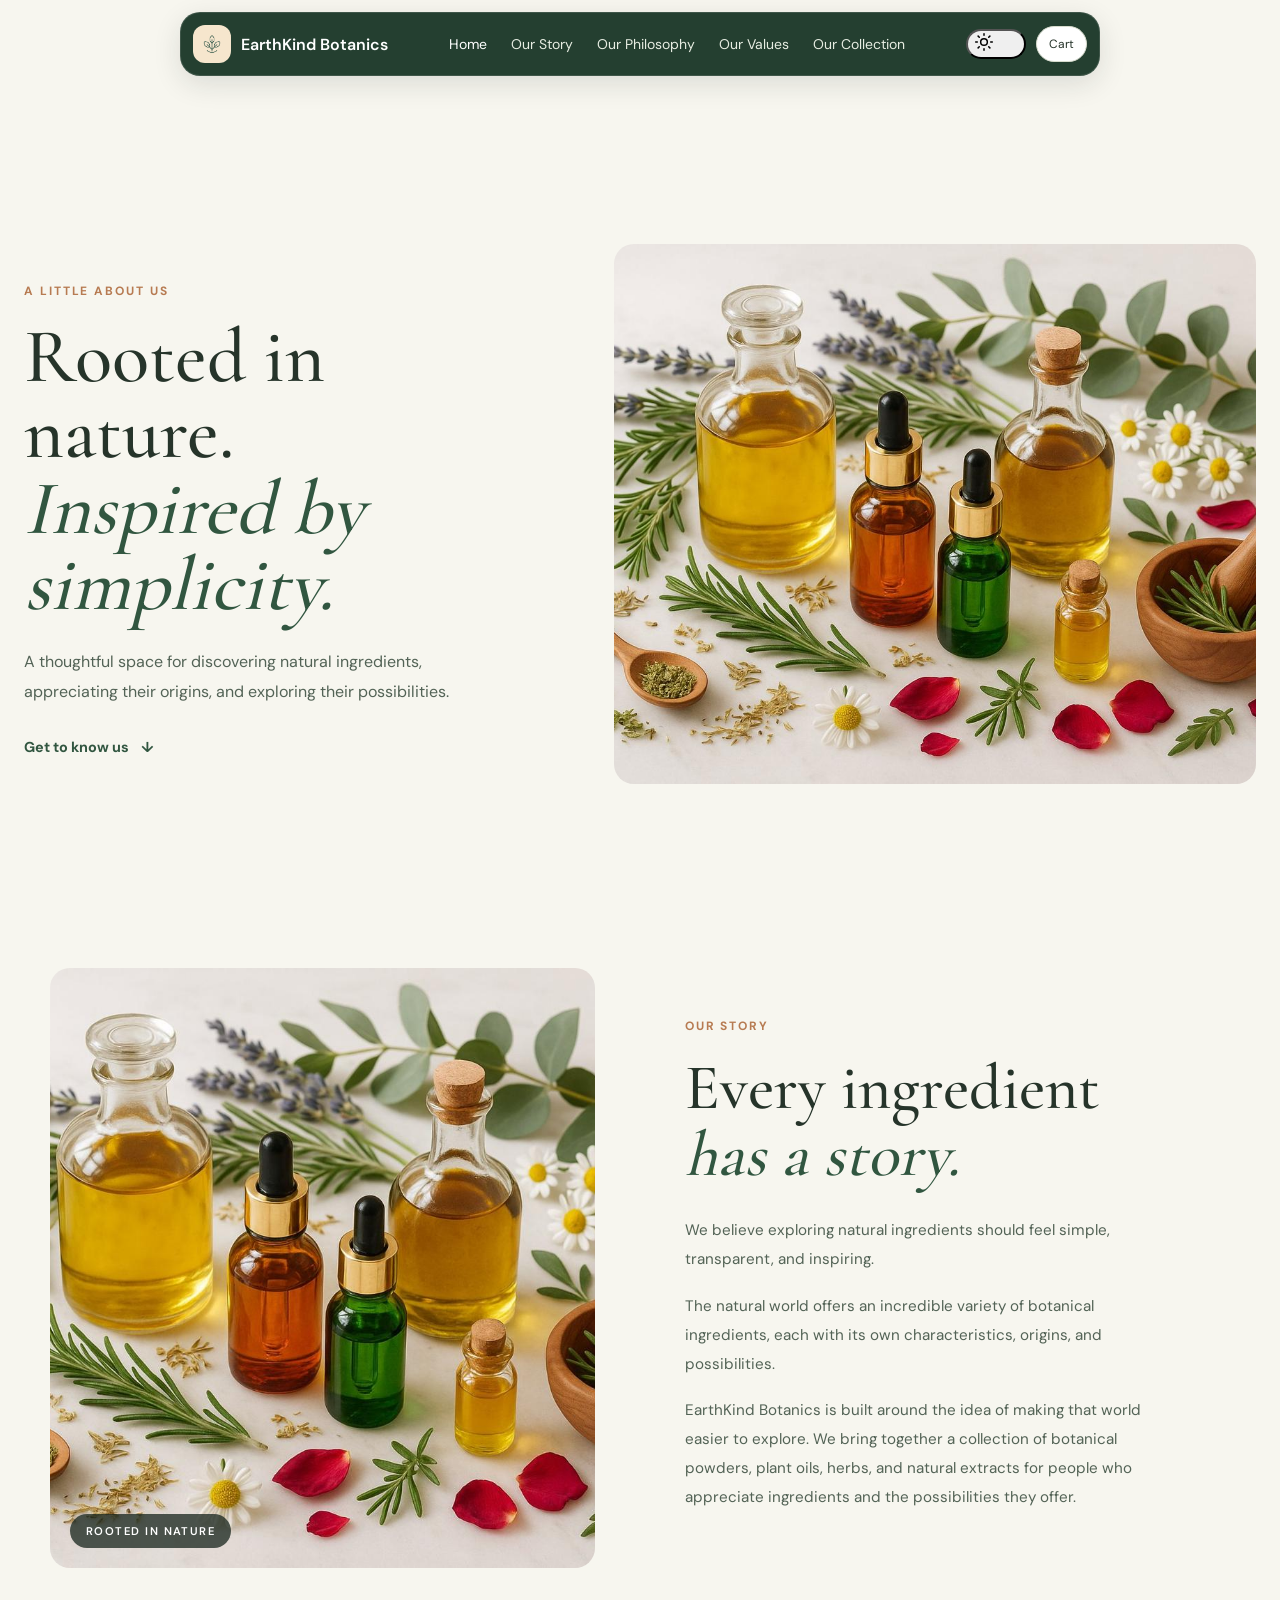
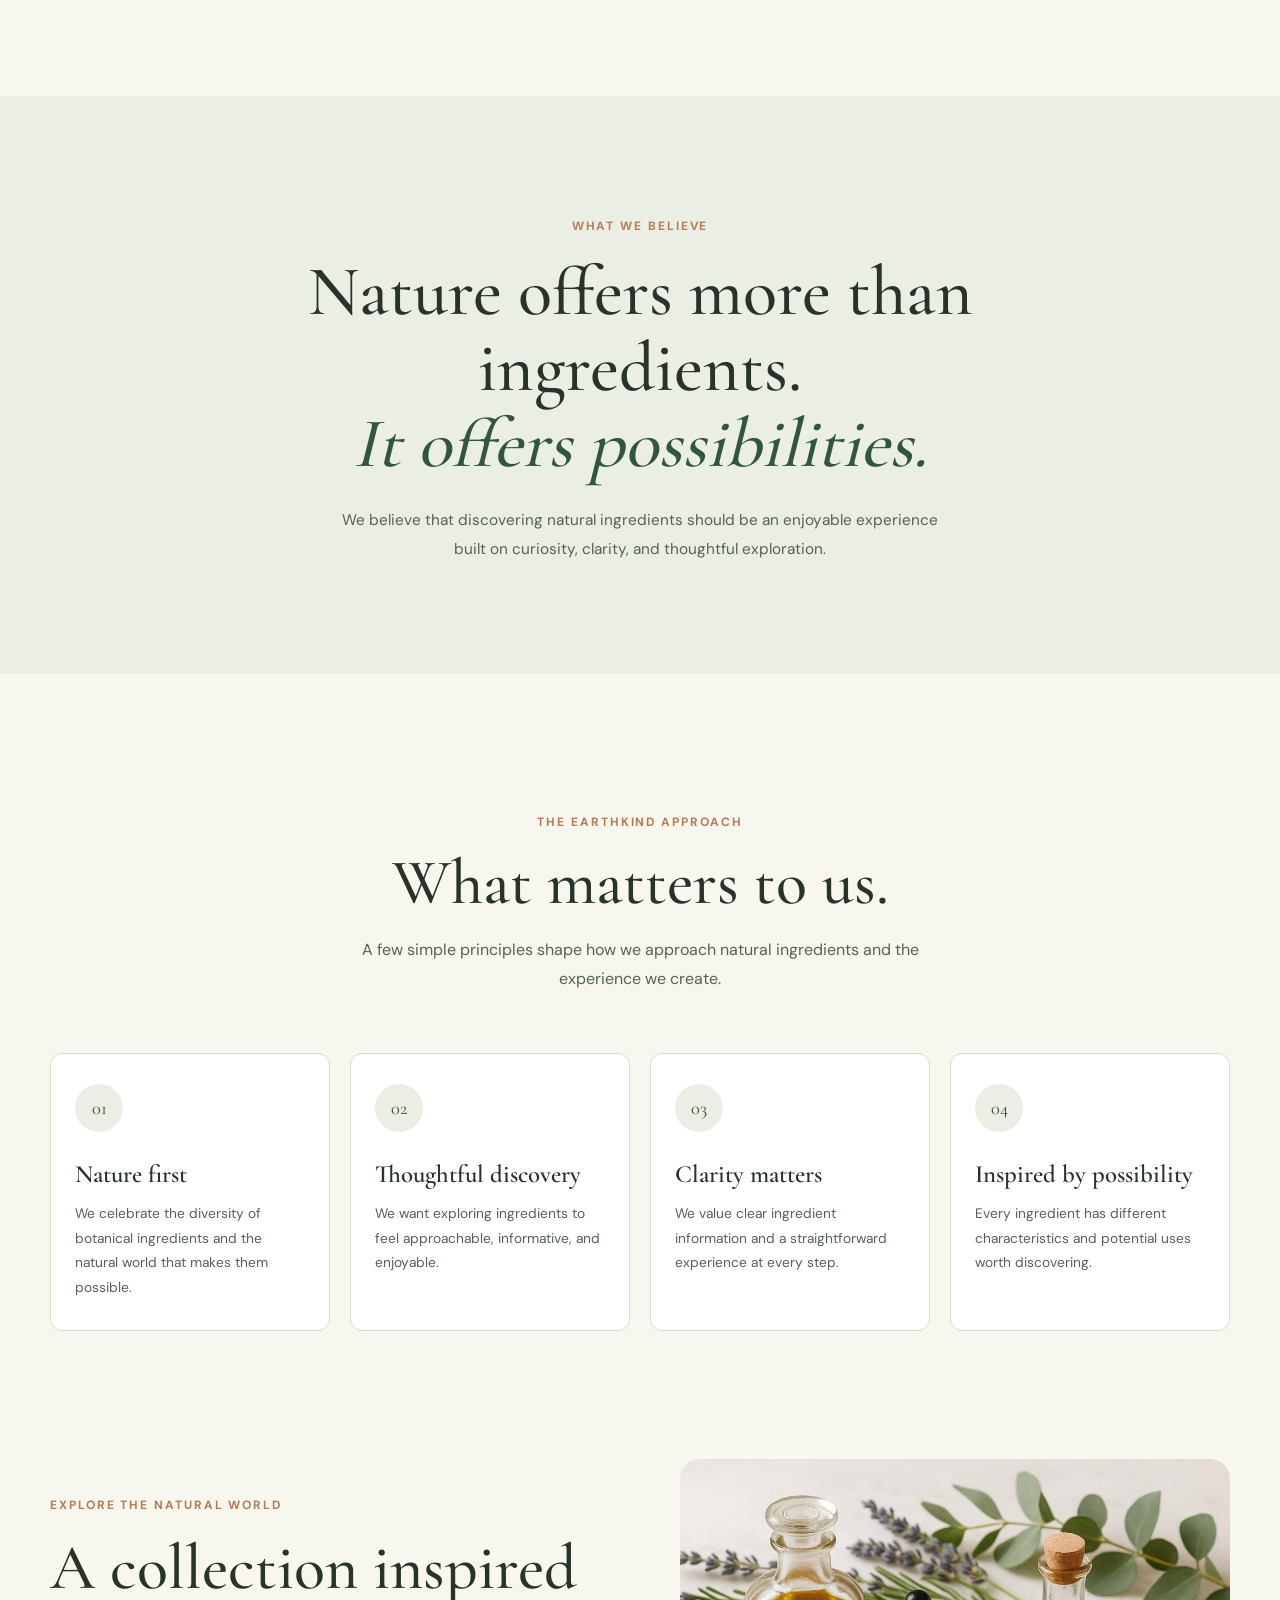
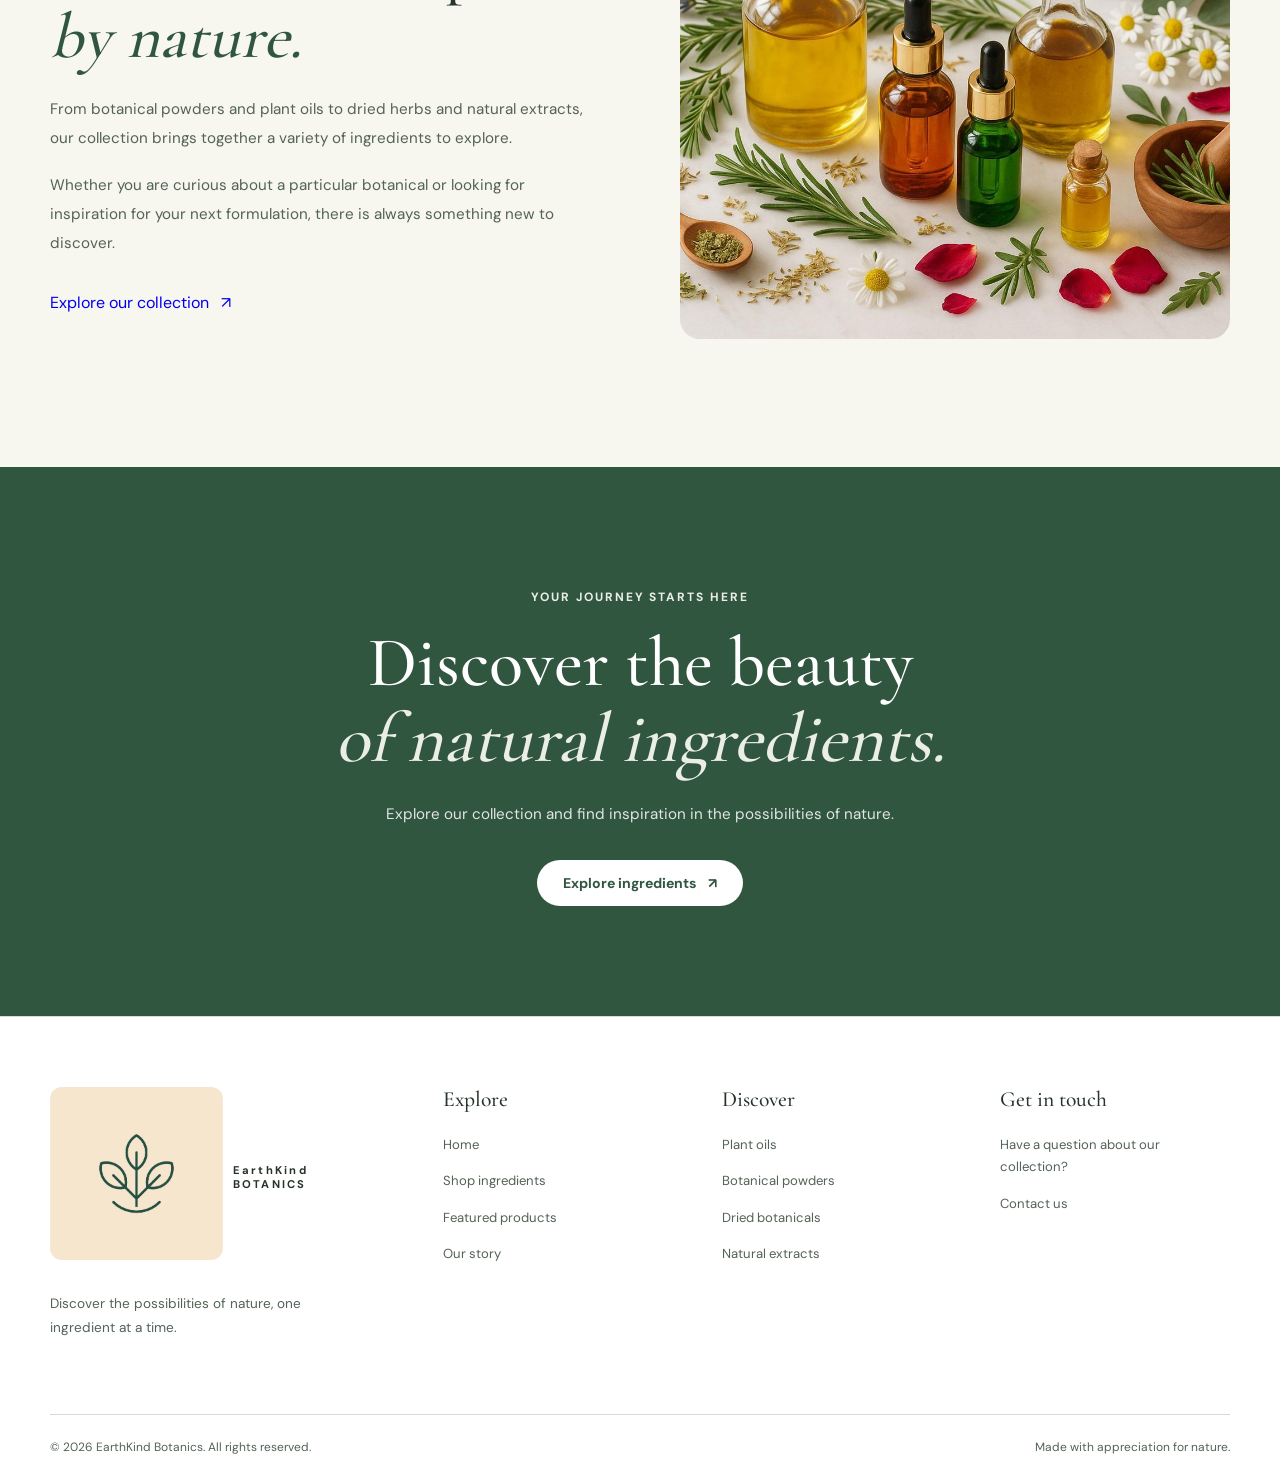
<file: templates/about.html>
<!DOCTYPE html>
<html lang="en" data-theme="light">

    <head>
        <meta charset="UTF-8">
        <meta name="viewport" content="width=device-width, initial-scale=1.0">

        <title>Our Story | EarthKind Botanics</title>
       <meta name="description" content="Discover botanical ingredients, plant oils, herbal powders, and natural extracts at EarthKind Botanics. Explore nature-inspired ingredients with clear product information and thoughtful choices." />
        <meta name="keywords" content="EarthKind Botanics, natural ingredients, botanical extracts, plant oils, herbal powders" />
        <meta name="author" content="EarthKind Botanics" />
        <meta name="robots" content="index, follow" />
        <meta name="theme-color" content="#F7F6EF" />
        <meta name="color-scheme" content="light dark">
        <link rel="icon" type="image/svg+xml" href="../assets/images/logo.jpeg" />

        <meta property="og:type" content="website" />
        <meta property="og:site_name" content="EarthKind Botanics" />
        <meta property="og:title" content="EarthKind Botanics | Discover Natural Ingredients" />
        <meta property="og:description" content="Discover botanical ingredients, plant oils, herbal powders, and natural extracts at EarthKind Botanics. Explore nature-inspired ingredients with clear product information and thoughtful choices.">
        <meta property="og:image" content="assets/images/earthkind_logo.png" />
        <meta property="og:locale" content="en_IN">
        <link rel="stylesheet" href="../css/fonts.css">
        <link rel="stylesheet" href="../css/style.css">
        <link rel="stylesheet" href="../css/about.css">

        <script src="../js/script.js" defer></script>
        <script type="application/ld+json">
        {"@context":"https://schema.org","@type":"Store","name":"EarthKind Botanics","description":"Discover botanical ingredients, plant oils, herbal powders, and natural extracts.","image":"images/og-cover.jpg","areaServed":["Kochi","Kochi","Kerala"]}
        </script>
    </head>

    <body>
        <!--  Announcement bar -->
        <div
            class="announcement-bar"
            id="announcement-bar"
            role="region"
            aria-label="Store announcement"
            hidden
        >
            <p id="announcement-message"></p>

            <a id="announcement-link" href="#" hidden>
                Discover more
                <span aria-hidden="true">↗</span>
            </a>

            <button
                type="button"
                class="announcement-close"
                id="announcement-close"
                aria-label="Dismiss announcement"
            >
                &times;
            </button>
        </div>

        <!-- HEADER -->
        <header class="floating-header">
            <a href="../index.html" class="brand-logo" aria-label="EarthKind Botanics home">
                <span class="brand-icon" aria-hidden="true">
                    <img src="../assets/images/logo.jpeg" alt="EarthKind Botanics logo" />
                </span>
                <span class="brand-name">EarthKind Botanics</span>
            </a>

            <nav class="main-navigation" id="main-navigation"
                aria-label="Main navigation">
                <a href="../index.html" aria-current="page">Home</a>
                <a href="#our-story">Our Story</a>
                <a href="#our-philosophy">Our Philosophy</a>
                <a href="#our-values">Our Values</a>
                <a href="#our-collection">Our Collection</a>
            </nav>

            <div class="header-actions">
                <button
                    type="button"
                    class="icon-button theme-toggle"
                    id="theme-toggle"
                    aria-label="Switch to dark theme"
                    title="Switch theme"
                >
                    <svg
                        class="theme-icon sun-icon"
                        xmlns="http://www.w3.org/2000/svg"
                        width="20"
                        height="20"
                        viewBox="0 0 24 24"
                        fill="none"
                        stroke="currentColor"
                        stroke-width="1.8"
                        stroke-linecap="round"
                        stroke-linejoin="round"
                        aria-hidden="true"
                    >
                        <circle cx="12" cy="12" r="4"/>
                        <path d="M12 2v2"/>
                        <path d="M12 20v2"/>
                        <path d="m4.93 4.93 1.42 1.42"/>
                        <path d="m17.65 17.65 1.42 1.42"/>
                        <path d="M2 12h2"/>
                        <path d="M20 12h2"/>
                        <path d="m6.35 17.65-1.42 1.42"/>
                        <path d="m19.07 4.93-1.42 1.42"/>
                    </svg>

                    <svg
                        class="theme-icon moon-icon"
                        xmlns="http://www.w3.org/2000/svg"
                        width="20"
                        height="20"
                        viewBox="0 0 24 24"
                        fill="none"
                        stroke="currentColor"
                        stroke-width="1.8"
                        stroke-linecap="round"
                        stroke-linejoin="round"
                        aria-hidden="true"
                    >
                        <path d="M20.985 12.486a9 9 0 1 1-9.473-9.472c.405-.022.617.46.402.803a6.9 6.9 0 0 0 8.268 8.268c.344-.215.825-.003.803.401"/>
                    </svg>
                </button>

                 <button
                    type="button"
                    class="cart-toggle"
                    id="cart-toggle"
                >
                    <span>Cart</span>
                    <span id="cart-count" hidden>0</span>
                </button>

                <button
                    type="button"
                    class="menu-toggle"
                    id="menu-toggle"
                    aria-label="Open navigation menu"
                    aria-controls="main-navigation"
                    aria-expanded="false"
                >
                    <!-- Botanical sprout icon -->
                    <svg
                        class="menu-icon sprout-icon"
                        viewBox="0 0 24 24"
                        width="22"
                        height="22"
                        fill="none"
                        stroke="currentColor"
                        stroke-width="1.7"
                        stroke-linecap="round"
                        stroke-linejoin="round"
                        aria-hidden="true"
                    >
                        <path d="M12 21v-9"/>
                        <path d="M12 15C5 15 3 10 3 5c5 0 10 2 10 9"/>
                        <path d="M12 11c0-5 4-8 9-8 0 5-2 9-9 10"/>
                    </svg>

                    <!-- Close icon -->
                    <svg
                        class="menu-icon close-icon"
                        viewBox="0 0 24 24"
                        width="22"
                        height="22"
                        fill="none"
                        stroke="currentColor"
                        stroke-width="1.7"
                        stroke-linecap="round"
                        aria-hidden="true"
                    >
                        <path d="m18 6-12 12"/>
                        <path d="m6 6 12 12"/>
                    </svg>
                </button>

            </div>
        </header>

        <!-- MAIN -->
        <main>
            <section class="about-hero" id="home">
                <div class="about-hero-content">
                    <p class="eyebrow">A LITTLE ABOUT US</p>
                    <h1>
                        Rooted in nature.
                        <span>Inspired by simplicity.</span>
                    </h1>
                    <p>
                        A thoughtful space for discovering natural ingredients,
                        appreciating their origins, and exploring their possibilities.
                    </p>
                    <a href="#our-story" class="about-hero-link">
                        Get to know us
                        <span aria-hidden="true">↓</span>
                    </a>
                </div>

                <div class="about-hero-image">
                    <img
                        src="../assets/images/about/brand-story-botanical.jpeg"
                        alt="A collection of botanical ingredients, herbs and natural oils"
                    >
                </div>
            </section>

            <section class="about-story section" id="our-story">
                <div class="about-story-image">
                    <img
                        src="../assets/images/about/brand-story-botanical.jpeg"
                        alt="Natural herbs, botanical powders and plant oils arranged in a warm natural setting"
                        loading="lazy"
                    >
                    <div class="image-caption">
                        ROOTED IN NATURE
                    </div>
                </div>
                <div class="about-story-content">
                    <p class="eyebrow">OUR STORY</p>
                    <h2>
                        Every ingredient
                        <span>has a story.</span>
                    </h2>
                    <p>
                        We believe exploring natural ingredients should feel
                        simple, transparent, and inspiring.
                    </p>
                    <p>
                        The natural world offers an incredible variety of
                        botanical ingredients, each with its own characteristics,
                        origins, and possibilities.
                    </p>
                    <p>
                        EarthKind Botanics is built around the idea of making
                        that world easier to explore. We bring together a
                        collection of botanical powders, plant oils, herbs,
                        and natural extracts for people who appreciate
                        ingredients and the possibilities they offer.
                    </p>
                </div>
            </section>

            <section class="about-philosophy" id="our-philosophy">
                <div class="philosophy-container">
                    <p class="eyebrow">WHAT WE BELIEVE</p>
                    <h2>
                        Nature offers more
                        than ingredients.
                        <span>It offers possibilities.</span>
                    </h2>
                    <p>
                        We believe that discovering natural ingredients
                        should be an enjoyable experience built on
                        curiosity, clarity, and thoughtful exploration.
                    </p>
                </div>
            </section>

            <section class="about-values section" id="our-values">
                <header class="section-header">
                    <p class="eyebrow">THE EARTHKIND APPROACH</p>
                    <h2>What matters to us.</h2>
                    <p>
                        A few simple principles shape how we approach
                        natural ingredients and the experience we create.
                    </p>
                </header>

                <div class="values-grid">
                    <article class="value-card">
                        <div class="value-icon" aria-hidden="true">
                            <span>01</span>
                        </div>
                        <h3>Nature first</h3>
                        <p>
                            We celebrate the diversity of botanical ingredients
                            and the natural world that makes them possible.
                        </p>
                    </article>

                    <article class="value-card">
                        <div class="value-icon" aria-hidden="true">
                            <span>02</span>
                        </div>
                        <h3>Thoughtful discovery</h3>
                        <p>
                            We want exploring ingredients to feel approachable,
                            informative, and enjoyable.
                        </p>
                    </article>

                    <article class="value-card">
                        <div class="value-icon" aria-hidden="true">
                            <span>03</span>
                        </div>
                        <h3>Clarity matters</h3>
                        <p>
                            We value clear ingredient information and a
                            straightforward experience at every step.
                        </p>
                    </article>

                    <article class="value-card">
                        <div class="value-icon" aria-hidden="true">
                            <span>04</span>
                        </div>
                        <h3>Inspired by possibility</h3>
                        <p>
                            Every ingredient has different characteristics
                            and potential uses worth discovering.
                        </p>
                    </article>
                </div>
            </section>

            <section class="about-collection section" id="our-collection">
                <div class="collection-content">
                    <p class="eyebrow">EXPLORE THE NATURAL WORLD</p>
                    <h2>
                        A collection inspired
                        <span>by nature.</span>
                    </h2>
                    <p>
                        From botanical powders and plant oils to dried herbs
                        and natural extracts, our collection brings together
                        a variety of ingredients to explore.
                    </p>
                    <p>
                        Whether you are curious about a particular botanical
                        or looking for inspiration for your next formulation,
                        there is always something new to discover.
                    </p>
                    <a href="shop.html" class="button button-primary">
                        Explore our collection
                        <span aria-hidden="true">↗</span>
                    </a>
                </div>
                <div class="collection-image">

                    <img
                        src="../assets/images/about/brand-story-botanical.jpeg"
                        alt="Botanical ingredients and natural plant materials"
                        loading="lazy"
                    >
                </div>
            </section>

            <section class="about-cta">
                <div class="about-cta-content">
                    <p class="eyebrow">YOUR JOURNEY STARTS HERE</p>
                    <h2>
                        Discover the beauty
                        <span>of natural ingredients.</span>
                    </h2>
                    <p>
                        Explore our collection and find inspiration
                        in the possibilities of nature.
                    </p>
                    <a href="./shop.html" class="button button-light">
                        Explore ingredients
                        <span aria-hidden="true">↗</span>
                    </a>
                </div>
            </section>
        </main>

        <!-- FOOTER -->
        <footer class="site-footer">
            <div class="footer-container">
                <div class="footer-brand">
                    <a href="../index.html" class="brand-logo">
                        <img src="../assets/images/logo.jpeg" alt="EarthKind Botanics logo" class="footer-logo" />
                        <span>EarthKind <br/>BOTANICS</span>
                    </a>
                    <p>
                        Discover the possibilities of nature,
                        one ingredient at a time.
                    </p>
                </div>


                <div class="footer-column">
                    <h3>Explore</h3>
                    <a href="../index.html">Home</a>
                    <a href="../templates/shop.html">Shop ingredients</a>
                    <a href="../index.html#featured">Featured products</a>
                    <a href="about.html">Our story</a>
                </div>
                <div class="footer-column">
                    <h3>Discover</h3>
                    <a href="./shop.html?category=plant-oils">Plant oils</a>
                    <a href="./shop.html?category=botanical-powders">Botanical powders</a>
                    <a href="./shop.html?category=dried-botanicals">Dried botanicals</a>
                    <a href="./shop.html?category=natural-extracts">Natural extracts</a>
                </div>
                <div class="footer-column">
                    <h3>Get in touch</h3>
                    <p>
                        Have a question about our collection?
                    </p>
                    <a href="mailto:karthikkarthikpwork@gmail.com">
                        Contact us
                    </a>
                </div>
            </div>

            <div class="footer-bottom">
                <p>
                    &copy; <span id="current-year"></span>
                    EarthKind Botanics. All rights reserved.
                </p>
                <p>
                    Made with appreciation for nature.
                </p>
            </div>
        </footer>

        <!-- CART OVERLAY -->
        <div class="cart-overlay" id="cart-overlay"></div>

        <!-- SHOPPING CART DRAWER -->
        <aside class="cart-drawer"
            id="cart-drawer"
            aria-label="Shopping cart"
            aria-hidden="true">

            <div class="cart-header">
                <div>
                    <p class="eyebrow">YOUR SELECTION</p>
                    <h2>Your Cart <span id="drawer-cart-count">(0)</span></h2>
                </div>

                <button type="button"
                        class="cart-close"
                        id="cart-close"
                        aria-label="Close shopping cart">
                    &times;
                </button>
            </div>

            <div class="cart-items" id="cart-items">
                <!-- Cart items rendered with JavaScript -->
            </div>

            <div class="cart-empty" id="cart-empty">
                <span>✳</span>
                <h3>Your basket is waiting</h3>
                <p>Discover something natural for your next creation.</p>
                <button type="button" id="continue-shopping">
                    Explore ingredients
                </button>
            </div>

            <div class="cart-footer" id="cart-footer">
                <div class="cart-subtotal">
                    <span>Subtotal</span>
                    <strong id="cart-subtotal">₹0</strong>
                </div>

                <p>Shipping and taxes calculated at checkout.</p>
                <button type="button"
                        class="button button-primary cart-checkout">
                    Proceed to checkout
                    <span>↗</span>
                </button>
                <button type="button"
                        class="cart-continue"
                        id="cart-continue">
                    Continue shopping
                </button>
            </div>
        </aside>
    </body>
</html>
</file>
<file: css/fonts.css>
/* CORMORANT GARAMOND: HEADINGS */
@font-face {
  font-family: "Cormorant Garamond";
  src: url("../assets/fonts/Cormorant_Garamond/CormorantGaramond-Regular.woff2") format("woff2");
  font-weight: 400;
  font-style: normal;
  font-display: swap;
}

@font-face {
  font-family: "Cormorant Garamond";
  src: url("../assets/fonts/Cormorant_Garamond/CormorantGaramond-Medium.woff2") format("woff2");
  font-weight: 500;
  font-style: normal;
  font-display: swap;
}

@font-face {
  font-family: "Cormorant Garamond";
  src: url("../assets/fonts/Cormorant_Garamond/CormorantGaramond-SemiBold.woff2") format("woff2");
  font-weight: 600;
  font-style: normal;
  font-display: swap;
}


/* DM SANS: BODY AND INTERFACE */
@font-face {
  font-family: "DM Sans";
  src: url("../assets/fonts/DM_Sans/DMSans-Regular.woff2") format("woff2");
  font-weight: 400;
  font-style: normal;
  font-display: swap;
}

@font-face {
  font-family: "DM Sans";
  src: url("../assets/fonts/DM_Sans/DMSans-Medium.woff2") format("woff2");
  font-weight: 500;
  font-style: normal;
  font-display: swap;
}

@font-face {
  font-family: "DM Sans";
  src: url("../assets/fonts/DM_Sans/DMSans-SemiBold.woff2") format("woff2");
  font-weight: 600;
  font-style: normal;
  font-display: swap;
}

@font-face {
  font-family: "DM Sans";
  src: url("../assets/fonts/DM_Sans/DMSans-Bold.woff2") format("woff2");
  font-weight: 700;
  font-style: normal;
  font-display: swap;
}
</file>
<file: css/style.css>
:root, [data-theme="light"] {
  color-scheme: light;

  --color-bg: #F7F6EF;
  --color-surface: #FFFFFF;
  --color-surface-muted: #EBEEE5;

  --color-primary: #315640;
  --color-primary-hover: #243F30;

  --color-text: #26342A;
  --color-text-muted: #536356;
  --color-border: #D8DCCE;

  --color-accent: #B77B52;
  --color-success: #34734B;
  --color-danger: #B54238;
  --color-overlay: #17251D99;

  --radius-sm: 6px;
  --radius-md: 12px;
  --radius-lg: 20px;
  --radius-pill: 999px;

  --space-1: 4px;
  --space-2: 8px;
  --space-3: 12px;
  --space-4: 16px;
  --space-6: 24px;
  --space-8: 32px;
  --space-12: 48px;
  --space-16: 64px;

  --shadow-card: 0 4px 20px #26342A0A;

  --font-heading: "Cormorant Garamond", Georgia, serif;
  --font-body: "DM Sans", Arial, sans-serif;
}

[data-theme="dark"] {
  color-scheme: dark;

  --color-bg: #17251D;
  --color-surface: #223329;
  --color-surface-muted: #2B3B30;

  --color-primary: #A9C39D;
  --color-primary-hover: #6c7b64;

  --color-text: #E7EDE2;
  --color-text-muted: #B9C6B8;
  --color-border: #3B4C40;

  --color-accent: #D49A70;
  --color-success: #A3D4A9;
  --color-danger: #F0A29A;
  --color-overlay: #00000080;

  --shadow-card: 0 4px 24px #00000020;
}

*,
*::before,
*::after {
  box-sizing: border-box;
}

body {
  margin: 0;
  background: var(--color-bg);
  color: var(--color-text);
  font-family: var(--font-body);
  font-weight: 400;
  transition: background-color 200ms ease, color 200ms ease;
}
h1, h2, h3, h4, h5, h6 {
  font-family: var(--font-heading);
  font-weight: 500;
  line-height: 1.15;
  margin: 0;
}
button, input, select, textarea {
  font-family: var(--font-body);
}

.surface {
  background: var(--color-surface);
  border: 1px solid var(--color-border);
  border-radius: var(--radius-md);
  box-shadow: var(--shadow-card);
}

.primary-button {
  background: var(--color-primary);
  color: #FFFFFF;
  border: none;
  border-radius: var(--radius-pill);
  padding: 12px 24px;
  cursor: pointer;
  transition: background-color 180ms ease;
}

.primary-button:hover {
  background: var(--color-primary-hover);
}

[data-theme="dark"] .primary-button {
  color: #17251D;
}

:focus-visible {
  outline: 3px solid var(--color-accent);
  outline-offset: 3px;
}

@media (prefers-reduced-motion: reduce) {
  *,
  *::before,
  *::after {
    scroll-behavior: auto !important;
    animation-duration: 0.01ms !important;
    transition-duration: 0.01ms !important;
  }
}



/* ------------ANNOUNCEMENT START------------- */

.announcement-bar {
  position: relative;
  display: flex;
  align-items: center;
  justify-content: center;
  gap: 12px;

  width: min(920px, calc(100% - 32px));
  min-height: 40px;
  margin: 12px auto 0;
  padding: 8px 42px;

  color: #FFFFFF;
  background: var(--color-primary-hover);
  border: 1px solid rgb(255 255 255 / 12%);
  border-radius: 12px;

  font-family: var(--font-body);
  font-size: 13px;
  line-height: 1.5;
  text-align: center;
  margin-bottom: 12px;
}

.announcement-bar[hidden],
.announcement-link[hidden] {
  display: none;
}

.announcement-bar p {
  margin: 0;
}

.announcement-bar a {
  color: #DCE6D4;
  font-weight: 600;
  text-decoration: underline;
  text-underline-offset: 3px;
  white-space: nowrap;
}

.announcement-bar a:hover {
  color: #FFFFFF;
}

.announcement-close {
  position: absolute;
  right: 10px;
  top: 50%;
  transform: translateY(-50%);

  display: grid;
  place-items: center;
  width: 28px;
  height: 28px;

  color: #FFFFFF;
  background: transparent;
  border: 0;
  border-radius: 50%;
  font-size: 21px;
  cursor: pointer;
}

.announcement-close:hover {
  background: rgb(255 255 255 / 12%);
}

.announcement-bar a:focus-visible,
.announcement-close:focus-visible {
  outline: 2px solid #DCE6D4;
  outline-offset: 3px;
}

@media (max-width: 600px) {
  .announcement-bar {
    width: calc(100% - 24px);
    padding: 9px 36px 9px 12px;
    gap: 6px;
    font-size: 12px;
  }

  .announcement-bar a {
    white-space: normal;
  }
}
/* ------------ANNOUNCEMENT END------------- */



/* ------------HEADER START------------- */
.floating-header {
  position: sticky;
  top:12px;
  z-index: 1000;

  width: min(920px, calc(90% - 40px));
  min-height: 64px;
  min-width: 0;
  margin:0 auto;
  padding: 10px 12px;

  display: flex;
  align-items: center;
  justify-content: space-between;
  gap: 24px;

  background: var(--color-primary-hover);
  color: #FFFFFF;

  border: 1px solid rgb(255 255 255 / 12%);
  border-radius: 20px;
  box-shadow: 0 8px 28px rgb(23 37 29 / 12%);

  box-sizing: border-box;
}

.brand-logo {
  display: flex;
  align-items: center;
  gap: 10px;
  flex-shrink: 0;

  color: #FFFFFF;
  text-decoration: none;

  min-width: 0;
  flex-shrink: 1;
}

.brand-icon {
  display: grid;
  place-items: center;
  width: 38px;
  height: 38px;
  border-radius: 12px;
}
.brand-icon img {
  width: 100%;
  height: 100%;
  object-fit: cover;
  border-radius: 12px;
}

.brand-name {
  font-weight: 600;
  white-space: nowrap;
  overflow: hidden;
  text-overflow: ellipsis;
}

.main-navigation {
  display: flex;
  align-items: center;
  justify-content: center;
  gap: clamp(12px, 2vw, 24px);
  min-width: 0;
}


.main-navigation a {
  color: #E7EDE2;
  text-decoration: none;
  font-size: 14px;
  white-space: nowrap;
  transition: color 180ms ease;
}

.main-navigation a:hover,
.main-navigation a[aria-current="page"] {
  color: #FFFFFF;
}

.header-actions {
  display: flex;
  align-items: center;
  gap: 10px;
  min-width: 0;
}

.icon-button,
.menu-toggle {
  border-radius: 25px;
  cursor: pointer;
  transition: all 200ms ease-out;
}

.sun-icon {
  opacity: 1;
  transform: rotate(0deg) scale(1);
}

.moon-icon {
  opacity: 0;
  transform: rotate(-70deg) scale(0.5);
}

[data-theme="dark"] .sun-icon {
  opacity: 0;
  transform: rotate(70deg) scale(0.5);
}

[data-theme="dark"] .moon-icon {
  opacity: 1;
  transform: rotate(0deg) scale(1);
}

.theme-toggle:hover .theme-icon {
  transform: rotate(15deg) scale(1.08);
}

@media (prefers-reduced-motion: reduce) {
  .theme-icon {
    transition: none;
  }
}


.cart-button {
  padding: 11px 17px;
  border-radius: 999px;

  background: #F7F6EF;
  color: #243F30;
  text-decoration: none;
  font-size: 14px;
  font-weight: 600;
  white-space: nowrap;
}




.cart-toggle {
    position: relative;
    display: inline-flex;
    align-items: center;
    gap: 8px;

    padding: 9px 12px;
    border: 1px solid var(--color-border, #D9E0D5);
    border-radius: 999px;

    background: var(--color-surface);
    color: var(--color-text);

    font: inherit;
    font-size: 12px;
    cursor: pointer;
}

.cart-toggle svg {
    width: 19px;
    height: 19px;
    fill: none;
    stroke: currentColor;
    stroke-width: 1.5;
    stroke-linecap: round;
    stroke-linejoin: round;
}

.cart-count {
    display: grid;
    place-items: center;
    min-width: 19px;
    height: 19px;
    padding: 0 4px;
    border-radius: 50%;

    background: var(--color-primary);
    color: white;

    font-size: 10px;
    font-weight: 600;
}

[hidden] {
    display: none !important;
}


.menu-toggle {
  position: relative;
  flex-shrink: 0;
  place-items: center;
  width: 40px;
  height: 40px;
  padding: 0;
  color: #FFFFFF;
  background: transparent;
  border: 1px solid rgb(255 255 255 / 25%);
  border-radius: 50%;
  cursor: pointer;

  display: none;
}


.menu-icon {
  position: absolute;
  width: 21px;
  height: 21px;
  transition:
    opacity 200ms ease,
    transform 250ms ease;
}

.close-icon {
  opacity: 0;
  transform: rotate(-90deg) scale(0.7);
}

.menu-toggle[aria-expanded="true"] .sprout-icon {
  opacity: 0;
  transform: rotate(45deg) scale(0.7);
}

.menu-toggle[aria-expanded="true"] .close-icon {
  opacity: 1;
  transform: rotate(0) scale(1);
}

.menu-toggle:focus-visible {
  outline: 2px solid #DCE6D4;
  outline-offset: 3px;
}

@media (max-width: 760px) {
  .floating-header {
    width: calc(100% - 24px);
    min-height: 58px;
    gap: 8px;
    padding: 9px;
    border-radius: 17px;


    display: flex;
    flex-wrap: wrap;
    gap: 0;
  }

   .brand-logo {
    flex: 1 1 0;
    gap: 7px;
    overflow: hidden;
  }

  .brand-icon {
    width: 32px;
    height: 32px;
    flex-shrink: 0;
  }

  .main-navigation {
  display: none;
  }

  .brand-name {
    font-size: 14px;
  }

  .main-navigation {
    display: none;
  }

  .menu-toggle {
    display: grid;
  }

  .header-actions {
    display: flex;
    align-items: center;
    gap: 6px;
    margin-left: 6px;
  }

  /* .icon-button, */
  .menu-toggle {
    width: 36px;
    height: 36px;
  }

  .cart-button {
    padding: 9px 10px;
    font-size: 12px;
  }

  .floating-header.menu-open {
    flex-wrap: wrap;
  }

  .floating-header.menu-open .main-navigation {
     order: 3;
    display: flex;
    flex: 0 0 100%;
    flex-direction: column;
    align-items: stretch;
    gap: 4px;

    min-width: 0;
    margin-top: 10px;
    padding-top: 10px;
    border-top: 1px solid rgb(255 255 255 / 15%);
  }

  .floating-header.menu-open .main-navigation a {
    display: block;
    padding: 11px 10px;
    white-space: normal;
    border-radius: 8px;
  }

  .floating-header.menu-open .main-navigation a:hover {
    background: rgb(255 255 255 / 10%);
  }
}

/* Extra-small devices */
@media (max-width: 380px) {
  .floating-header {
    width: calc(100% - 16px);
    padding: 7px;
  }

  .brand-name {
    font-size: 12px;
  }

  .header-actions {
    gap: 4px;
    margin-left: 4px;
  }

  /* .icon-button, */
  .menu-toggle {
    width: 32px;
    height: 32px;
  }

  .menu-icon {
    width: 19px;
    height: 19px;
  }

  .cart-button {
    padding: 8px;
    font-size: 11px;
  }
}

@media (prefers-reduced-motion: reduce) {
  .menu-icon {
    transition: none;
  }
}

/* ------------HEADER END------------- */

/* ------------HERO START------------- */

.hero {
  position: relative;
  isolation: isolate;

  display: grid;
  grid-template-columns: minmax(0, 0.92fr) minmax(0, 1.08fr);
  align-items: center;

  width: min(1400px, calc(100% - 64px));
  min-height: min(740px, calc(100svh - 110px));
  margin: 24px auto 0;
  padding: clamp(40px, 6vw, 88px) 0;

  gap: clamp(28px, 5vw, 76px);
  overflow: hidden;

  top: -50px;
}

.hero::before {
  content: "";
  position: absolute;
  z-index: -1;
  top: 5%;
  left: -12%;
  width: 48%;
  aspect-ratio: 1;

  background: radial-gradient(
    circle,
    rgb(179 214 183 / 18%) 0%,
    transparent 70%
  );

  pointer-events: none;
}

.hero-content {
  position: relative;
  z-index: 2;
  max-width: 600px;
  padding: 12px 0 20px;

  animation: hero-content-enter 850ms
    cubic-bezier(0.2, 0.7, 0.2, 1) both;
}

.hero-eyebrow {
  display: flex;
  align-items: center;
  gap: 12px;

  margin: 0 0 24px;

  color: var(--color-primary);
  font-family: var(--font-body);
  font-size: 12px;
  font-weight: 600;
  letter-spacing: 0.18em;
  line-height: 1.5;
}

.eyebrow-line {
  display: inline-block;
  width: 30px;
  height: 1px;
  background: currentColor;
  transform-origin: left;

  animation: eyebrow-line-enter 650ms 250ms ease both;
}

.hero-title {
  max-width: 640px;
  margin: 0;

  color: var(--color-text);
  font-family: var(--font-heading);
  font-size: clamp(44px, 5.3vw, 76px);
  font-weight: 500;
  line-height: 1.04;
  letter-spacing: -0.035em;
  text-wrap: balance;  /* IGNORE: ignore the text-wrap not supported*/
}

.hero-title span {
  display: block;
  color: var(--color-primary);
}

.hero-description {
  max-width: 465px;
  margin: 24px 0 0;

  color: var(--color-text-muted);
  font-family: var(--font-body);
  font-size: clamp(15px, 1.15vw, 17px);
  line-height: 1.85;
}


.hero-actions {
  display: flex;
  align-items: center;
  flex-wrap: wrap;
  gap: 24px;

  margin-top: 32px;
}

.hero-cta {
  display: inline-flex;
  align-items: center;
  justify-content: center;
  gap: 14px;

  min-height: 52px;
  padding: 0 23px;

  border-radius: 999px;
  text-decoration: none;
  font-family: var(--font-body);
  font-size: 14px;
  font-weight: 600;

  transition:
    transform 250ms ease,
    box-shadow 250ms ease,
    background-color 250ms ease;
}

.hero-cta svg {
  flex-shrink: 0;
  transition: transform 250ms ease;
}

.hero-cta:hover {
  transform: translateY(-3px);
  box-shadow: 0 12px 26px rgb(39 74 48 / 18%);
}

.hero-cta:hover svg {
  transform: translateX(4px);
}

.hero-cta:active {
  transform: translateY(-1px);
}

.hero-secondary-link {
  color: var(--color-text);
  font-family: var(--font-body);
  font-size: 14px;
  font-weight: 500;
  text-decoration: none;

  text-underline-offset: 5px;
  transition: color 200ms ease;
}

.hero-secondary-link:hover {
  color: var(--color-primary);
  text-decoration: underline;
}


.hero-note {
  display: flex;
  align-items: center;
  gap: 10px;
  margin-top: 44px;
}

.hero-note-icon {
  color: var(--color-primary);
  font-size: 19px;
}

.hero-note p {
  margin: 0;
  color: var(--color-text-muted);
  font-family: var(--font-body);
  font-size: 12px;
  letter-spacing: 0.015em;
}

.hero-visual {
  position: relative;
  align-self: stretch;
  display: flex;
  align-items: center;
  min-width: 0;

  animation: hero-image-enter 1000ms
    cubic-bezier(0.2, 0.7, 0.2, 1) both;
  animation-delay: 120ms;
}

.hero-image-frame {
  position: relative;
  isolation: isolate;

  width: 100%;
  min-width: 0;
  aspect-ratio: 1.06 / 1;
  overflow: hidden;

  border-radius: 46% 46% 24px 24px;
  background: var(--color-surface);
}



.hero-image {
  display: block;
  width: 100%;
  height: 100%;
  object-fit: cover;
  object-position: 65% center;

  transform: scale(1.04);
  animation: hero-image-settle 1400ms
    cubic-bezier(0.2, 0.7, 0.2, 1) both;
  animation-delay: 200ms;
}


.hero-image-frame::after {
  content: "";
  position: absolute;
  inset: 0;
  z-index: 1;
  pointer-events: none;

  background: linear-gradient(
    180deg,
    transparent 65%,
    rgb(20 48 31 / 12%) 100%
  );
}


.hero-image-caption {
  position: absolute;
  right: 16px;
  bottom: 12px;
  z-index: 2;

  display: flex;
  align-items: center;
  gap: 8px;

  padding: 10px 14px;
  border: 1px solid rgb(255 255 255 / 35%);
  border-radius: 999px;

  background: rgb(250 250 244 / 88%);
  color: #294634;
  font-family: var(--font-body);
  font-size: 12px;

  -webkit-backdrop-filter: blur(12px);
  backdrop-filter: blur(12px);
}

.caption-dot {
  width: 7px;
  height: 7px;
  flex-shrink: 0;
  border-radius: 50%;
  background: #63865A;
}


.hero-decoration {
  position: absolute;
  z-index: 2;
  color: var(--color-primary);
  pointer-events: none;
}

.hero-decoration-one {
  top: 12%;
  right: -10px;
  font-size: 35px;
  opacity: 0.65;

  animation: botanical-drift 6s ease-in-out infinite;
}

.hero-decoration-two {
  bottom: 19%;
  left: -20px;
  font-size: 30px;
  opacity: 0.6;

  animation: botanical-drift 7s ease-in-out infinite reverse;
}


@keyframes hero-content-enter {
  from {
    opacity: 0;
    transform: translate3d(0, 26px, 0);
  }

  to {
    opacity: 1;
    transform: translate3d(0, 0, 0);
  }
}

@keyframes eyebrow-line-enter {
  from {
    transform: scaleX(0);
  }

  to {
    transform: scaleX(1);
  }
}

@keyframes hero-image-enter {
  from {
    opacity: 0;
    transform: translate3d(32px, 0, 0);
  }

  to {
    opacity: 1;
    transform: translate3d(0, 0, 0);
  }
}

@keyframes hero-image-settle {
  from {
    transform: scale(1.12);
  }

  to {
    transform: scale(1.04);
  }
}

@keyframes botanical-drift {
  0%, 100% {
    transform: translateY(0) rotate(0);
  }

  50% {
    transform: translateY(-10px) rotate(8deg);
  }
}

@media (max-width: 1000px) {
  .hero {
    width: calc(100% - 40px);
    min-height: auto;
    grid-template-columns: minmax(0, 0.95fr) minmax(0, 1.05fr);
    gap: 28px;
    padding: 60px 0;
  }

  .hero-title {
    font-size: clamp(42px, 5.5vw, 58px);
  }

  .hero-image-frame {
    aspect-ratio: 0.88 / 1;
    border-radius: 42% 42% 20px 20px;
  }

  .hero-actions {
    gap: 16px;
  }

  .hero-note {
    margin-top: 30px;
  }
}

@media (max-width: 680px) {
  .hero {
    width: calc(100% - 32px);
    grid-template-columns: minmax(0, 1fr);
    gap: 32px;
    padding: 46px 0 36px;
  }

  .hero-content {
    max-width: 540px;
    padding: 0;
  }

  .hero-eyebrow {
    margin-bottom: 18px;
    font-size: 11px;
  }

  .hero-title {
    max-width: 540px;
    font-size: clamp(43px, 9vw, 60px);
    line-height: 1.06;
  }

  .hero-description {
    max-width: 490px;
    margin-top: 18px;
    font-size: 15px;
    line-height: 1.8;
  }

  .hero-actions {
    margin-top: 24px;
    gap: 18px;
  }

  .hero-cta {
    min-height: 48px;
    padding: 0 19px;
  }

  .hero-note {
    margin-top: 26px;
  }

  .hero-visual {
    width: 100%;
  }

  .hero-image-frame {
    aspect-ratio: 1.15 / 1;
    border-radius: 42% 42% 20px 20px;
  }

  .hero-image {
    object-position: 65% center;
  }

  .hero-image-caption {
    right: 10px;
    bottom: 10px;
    padding: 8px 11px;
    font-size: 11px;
  }

  .hero-decoration-one {
    right: 2px;
    top: 5%;
    font-size: 28px;
  }

  .hero-decoration-two {
    left: -8px;
    bottom: 15%;
    font-size: 24px;
  }
}


@media (max-width: 380px) {
  .hero {
    width: calc(100% - 28px);
    padding-top: 34px;
    gap: 26px;
  }

  .hero-title {
    font-size: clamp(38px, 10vw, 44px);
  }

  .hero-description {
    font-size: 14px;
  }

  .hero-actions {
    align-items: flex-start;
    flex-direction: column;
    gap: 16px;
  }

  .hero-note p {
    font-size: 11px;
  }
}


[data-theme="dark"] .hero-image-frame {
  background: var(--color-surface);
}

[data-theme="dark"] .hero-image-frame::after {
  background: linear-gradient(
    180deg,
    rgb(10 20 13 / 4%) 40%,
    rgb(10 20 13 / 25%) 100%
  );
}

[data-theme="dark"] .hero-image-caption {
  background: rgb(25 39 29 / 88%);
  color: #E6EBDD;
  border-color: rgb(255 255 255 / 12%);
}

@media (prefers-reduced-motion: reduce) {
  .hero-content,
  .hero-visual,
  .hero-image,
  .eyebrow-line,
  .hero-decoration-one,
  .hero-decoration-two {
    animation: none !important;
  }

  .hero-content,
  .hero-visual {
    opacity: 1;
    transform: none;
  }

  .hero-image {
    transform: none;
  }

  .hero-cta,
  .hero-cta svg,
  .hero-secondary-link {
    transition: none;
  }
}


.hero.hero-scroll-ready .hero-content,
.hero.hero-scroll-ready .hero-visual {
  animation: none;
  opacity: 0;
  transform: translateY(20px);
  transition:
    opacity 700ms ease,
    transform 700ms cubic-bezier(0.2, 0.7, 0.2, 1);
}

.hero.hero-scroll-ready .hero-visual {
  transform: translateX(24px);
  transition-delay: 120ms;
}

.hero.hero-scroll-ready.hero-in-view .hero-content,
.hero.hero-scroll-ready.hero-in-view .hero-visual {
  opacity: 1;
  transform: translate(0, 0);
}

@media (prefers-reduced-motion: reduce) {
  .hero.hero-scroll-ready .hero-content,
  .hero.hero-scroll-ready .hero-visual {
    opacity: 1;
    transform: none;
    transition: none;
  }
}


/* ------------HERO END------------- */




/*------------CATEGORY START------------ */
.categories {
  width: min(1400px, calc(100% - 64px));
  margin: 0 auto;
  padding: clamp(64px, 8vw, 112px) 0;
}

.category-section-header {
  max-width: 660px;
  margin: 0 auto 44px;
  text-align: center;
}

.category-section-header .eyebrow {
  display: flex;
  align-items: center;
  justify-content: center;
  gap: 10px;

  color: var(--color-primary);
  font-family: var(--font-body);
  font-size: 11px;
  font-weight: 600;
  letter-spacing: 0.16em;
}

.category-section-header h2 {
  margin: 16px 0 12px;
  color: var(--color-text);
  font-family: var(--font-heading);
  font-size: clamp(36px, 4.5vw, 54px);
  font-weight: 500;
  line-height: 1.12;
  letter-spacing: -0.025em;
}

.category-section-header > p:last-child {
  margin: 0;
  color: var(--color-text-muted);
  font-family: var(--font-body);
  font-size: 15px;
  line-height: 1.8;
}

/* CATEGORY GRID */
.category-grid {
  display: grid;
  grid-template-columns: repeat(4, minmax(0, 1fr));
  gap: 28px 20px;
}

.category-card {
  display: block;
  min-width: 0;
  color: var(--color-text);
  text-decoration: none;

  animation: category-card-enter 650ms
    cubic-bezier(0.2, 0.7, 0.2, 1) both;
  animation-delay: calc(var(--card-index, 0) * 80ms);
}

.category-card-image {
  position: relative;
  aspect-ratio: 0.91 / 1;
  overflow: hidden;
  isolation: isolate;

  border-radius: 16px;
  background: var(--color-surface);
}

.category-card-image img {
  display: block;
  width: 100%;
  height: 100%;
  object-fit: cover;

  transition:
    transform 650ms cubic-bezier(0.2, 0.7, 0.2, 1),
    filter 400ms ease;
}

.category-card:hover .category-card-image img {
  transform: scale(1.055);
}

/* Subtle image overlay */
.category-card-image::after {
  content: "";
  position: absolute;
  inset: 45% 0 0;
  z-index: 1;
  pointer-events: none;

  background: linear-gradient(
    to bottom,
    transparent,
    rgb(20 40 25 / 13%)
  );
}

/* Arrow button */

.category-card-arrow {
  position: absolute;
  right: 14px;
  bottom: 14px;
  z-index: 2;

  display: grid;
  place-items: center;
  width: 40px;
  height: 40px;

  color: var(--color-primary-hover);
  background: var(--color-surface);
  border-radius: 50%;

  font-size: 18px;
  transition:
    color 250ms ease,
    background-color 250ms ease,
    transform 250ms ease;
}

.category-card:hover .category-card-arrow {
  color: #FFFFFF;
  background: var(--color-primary);
  transform: rotate(45deg);
}

/* Category text */

.category-card-content {
  padding: 16px 2px 0;
}

.category-card-content h3 {
  margin: 0;
  color: var(--color-text);
  font-family: var(--font-heading);
  font-size: clamp(20px, 2vw, 25px);
  font-weight: 600;
  line-height: 1.3;
  transition: color 200ms ease;
}

.category-card-content p {
  margin: 7px 0 0;
  color: var(--color-text-muted);
  font-family: var(--font-body);
  font-size: 13px;
  line-height: 1.65;
}

.category-card:hover .category-card-content h3 {
  color: var(--color-primary);
}

/* Keyboard accessibility */
.category-card:focus-visible {
  outline: 2px solid var(--color-primary);
  outline-offset: 5px;
  border-radius: 16px;
}

/*
 VIEW ALL LINK */
.category-footer {
  display: flex;
  justify-content: center;
  margin-top: 42px;
}

.category-view-all {
  display: inline-flex;
  align-items: center;
  gap: 12px;

  padding: 13px 20px;
  border: 1px solid var(--color-border, #D9E0D5);
  border-radius: 999px;

  color: var(--color-text);
  font-family: var(--font-body);
  font-size: 13px;
  font-weight: 600;
  text-decoration: none;

  transition:
    background-color 250ms ease,
    border-color 250ms ease,
    color 250ms ease;
}

.category-view-all:hover {
  color: #FFFFFF;
  background: var(--color-primary-hover);
  border-color: var(--color-primary-hover);
}

/* ANIMATION */
@keyframes category-card-enter {
  from {
    opacity: 0;
    transform: translateY(18px);
  }

  to {
    opacity: 1;
    transform: translateY(0);
  }
}

/* RESPONSIVE */
@media (max-width: 1000px) {
  .categories {
    width: calc(100% - 40px);
  }

  .category-grid {
    grid-template-columns: repeat(2, minmax(0, 1fr));
    gap: 32px 20px;
  }

  .category-card-image {
    aspect-ratio: 1.05 / 1;
  }
}

@media (max-width: 600px) {
  .categories {
    width: calc(100% - 32px);
    padding: 64px 0;
  }

  .category-section-header {
    margin-bottom: 30px;
  }

  .category-section-header h2 {
    font-size: clamp(34px, 8vw, 42px);
  }

  .category-section-header > p:last-child {
    font-size: 14px;
  }

  .category-grid {
    gap: 26px 14px;
  }

  .category-card-image {
    aspect-ratio: 0.85 / 1;
    border-radius: 12px;
  }

  .category-card-arrow {
    right: 9px;
    bottom: 9px;
    width: 33px;
    height: 33px;
    font-size: 16px;
  }

  .category-card-content {
    padding-top: 12px;
  }

  .category-card-content h3 {
    font-size: 20px;
  }

  .category-card-content p {
    font-size: 12px;
  }
}

@media (max-width: 360px) {
  .categories {
    width: calc(100% - 24px);
  }

  .category-grid {
    gap: 24px 10px;
  }

  .category-card-content h3 {
    font-size: 18px;
  }

  .category-card-content p {
    font-size: 11px;
  }
}

@media (prefers-reduced-motion: reduce) {
  .category-card {
    animation: none;
  }

  .category-card-image img,
  .category-card-arrow,
  .category-card-content h3,
  .category-view-all {
    transition: none;
  }
}

/* ------------ CATEGORY END------------ */


/* ------------ CART OVERLAY ------------ */
.cart-overlay {
    position: fixed;
    inset: 0;
    z-index: 1000;

    background: rgb(15 25 17 / 0%);
    visibility: hidden;
    opacity: 0;

    transition:
        opacity 300ms ease,
        visibility 300ms ease,
        background 300ms ease;
}

.cart-overlay-active {
    visibility: visible;
    opacity: 1;
    background: rgb(15 25 17 / 50%);
}

/* ------------CART DRAWER------------ */

.cart-drawer {
    position: fixed;
    top: 0;
    right: 0;
    z-index: 1001;
    display: flex;
    flex-direction: column;
    width: min(460px, 100%);
    height: 100dvh;
    padding: 28px;
    background: var(--color-bg);
    color: var(--color-text);
    transform: translateX(100%);
    visibility: hidden;
    transition:
        transform 350ms cubic-bezier(.22, 1, .36, 1),
        visibility 350ms;
}

.cart-drawer.cart-open {
    transform: translateX(0);
    visibility: visible;
}

body.cart-drawer-open {
    overflow: hidden;
}

.cart-header {
    display: flex;
    justify-content: space-between;
    align-items: center;
    padding-bottom: 23px;
    border-bottom: 1px solid var(--color-border, #D9E0D5);
}

.cart-header .eyebrow {
    margin: 0 0 8px;
    color: var(--color-primary);
    font-size: 10px;
    letter-spacing: .15em;
}

.cart-header h2 {
    margin: 0;
    font-family: var(--font-heading);
    font-size: 30px;
    font-weight: 600;
}

#drawer-cart-count {
    color: var(--color-text-muted);
    font-family: var(--font-body);
    font-size: 14px;
}

.cart-close {
    width: 38px;
    height: 38px;
    border: 1px solid var(--color-border, #D9E0D5);
    border-radius: 50%;
    background: transparent;
    color: var(--color-text);
    font-size: 24px;
    cursor: pointer;
}

/* ------------ CART PRODUCTS ------------ */

.cart-items {
    flex: 1;
    overflow-y: auto;
    padding: 20px 0;
}

.cart-item {
    display: grid;
    grid-template-columns: 76px minmax(0, 1fr) auto;
    gap: 13px;
    align-items: start;
    padding: 16px 0;
    border-bottom: 1px solid var(--color-border, #D9E0D5);
}

.cart-item > img {
    width: 76px;
    height: 90px;
    border-radius: 8px;
    object-fit: cover;
}

.cart-item-info {
    min-width: 0;
}

.cart-item-info h3 {
    margin: 0 0 7px;
    font-family: var(--font-heading);
    font-size: 17px;
}

.cart-item-info p {
    margin: 0;
    color: var(--color-text-muted);
    font-size: 12px;
}

.cart-item > strong {
    font-size: 12px;
    white-space: nowrap;
}

.cart-item-controls {
    display: flex;
    align-items: center;
    flex-wrap: wrap;
    gap: 10px;
    margin-top: 13px;
}

.cart-item-controls button {
    border: 0;
    background: transparent;
    color: var(--color-text);
    cursor: pointer;
}

.cart-item-controls span {
    font-size: 12px;
}

.cart-item-controls .cart-remove {
    color: var(--color-text-muted);
    font-size: 10px;
    text-decoration: underline;
}

/* ------------ EMPTY CART ------------ */

.cart-empty {
    flex: 1;
    display: flex;
    flex-direction: column;
    justify-content: center;
    align-items: center;
    text-align: center;
}

.cart-empty > span {
    color: var(--color-primary);
    font-size: 38px;
}

.cart-empty h3 {
    margin: 18px 0 8px;
    font-family: var(--font-heading);
    font-size: 26px;
}

.cart-empty p {
    max-width: 260px;
    color: var(--color-text-muted);
    font-size: 12px;
    line-height: 1.8;
}

.cart-empty button,
.cart-continue {
    padding: 10px 0;
    border: 0;
    background: transparent;
    color: var(--color-primary);
    font: inherit;
    font-size: 12px;
    cursor: pointer;
}

/* ------------ CART FOOTER ------------ */

.cart-footer {
    padding-top: 22px;
    border-top: 1px solid var(--color-border, #D9E0D5);
}

.cart-subtotal {
    display: flex;
    justify-content: space-between;
    font-size: 15px;
}

.cart-footer > p {
    margin: 10px 0 20px;
    color: var(--color-text-muted);
    font-size: 10px;
}

.cart-checkout {
    display: flex;
    justify-content: space-between;
    align-items: center;
    width: 100%;
    padding: 15px 20px;
    border: 0;
    cursor: pointer;
}

.cart-continue {
    display: block;
    margin: 10px auto 0;
}

@media (max-width: 480px) {
    .cart-drawer {
        padding: 22px 18px;
    }

    .cart-item {
        grid-template-columns: 65px minmax(0, 1fr) auto;
        gap: 10px;
    }

    .cart-item > img {
        width: 65px;
        height: 78px;
    }
}

@media (prefers-reduced-motion: reduce) {
    .cart-drawer,
    .cart-overlay {
        transition: none;
    }
}

/* FEATURED PRODUCTS SECTION */
.featured-products {
    width: 100%;
    padding: var(--space-16) 0;
    background: var(--color-bg);
    text-align: center;
}

/* Section heading */
.featured-products .section-header {
    max-width: 620px;
    margin: 0 auto var(--space-12);
    padding: 0 var(--space-4);
}

.featured-products .eyebrow {
    margin-bottom: var(--space-3);
    color: var(--color-accent);
    font-family: var(--font-body);
    font-size: 0.75rem;
    font-weight: 700;
    letter-spacing: 0.16em;
}

.featured-products .section-header h2 {
    margin: 0 0 var(--space-3);
    color: var(--color-text);
    font-family: var(--font-heading);
    font-size: clamp(2.2rem, 5vw, 3.4rem);
    font-weight: 500;
    line-height: 1.1;
}

.featured-products .section-header > p:last-child {
    margin: 0;
    color: var(--color-text-muted);
    font-family: var(--font-body);
    font-size: 0.95rem;
    line-height: 1.7;
}

/* Product grid */

.featured-products .product-grid {
    width: min(1200px, calc(100% - 48px));
    margin: 0 auto var(--space-12);
    display: grid;
    grid-template-columns: repeat(4, minmax(0, 1fr));
    gap: var(--space-6);
    text-align: left;
}

/* Product card */
.featured-product-card {
    min-width: 0;
    overflow: hidden;
    background: var(--color-surface);
    border: 1px solid var(--color-border);
    border-radius: var(--radius-md);
    box-shadow: var(--shadow-card);
    transition:
        transform 0.35s ease,
        box-shadow 0.35s ease,
        border-color 0.35s ease;
}

.featured-product-card:hover {
    transform: translateY(-6px);
    border-color: var(--color-primary);
    box-shadow: 0 12px 30px rgba(38, 52, 42, 0.10);
}

/* Product image */
.featured-product-image {
    position: relative;
    display: block;
    width: 100%;
    aspect-ratio: 4 / 4.5;
    overflow: hidden;
    background: var(--color-surface-muted);
}

.featured-product-image img {
    display: block;
    width: 100%;
    height: 100%;
    object-fit: cover;
    transition: transform 0.65s cubic-bezier(0.2, 0.7, 0.3, 1);
}

.featured-product-card:hover .featured-product-image img {
    transform: scale(1.06);
}

/* Category label */
.featured-product-tag {
    position: absolute;
    top: var(--space-3);
    left: var(--space-3);
    max-width: calc(100% - 24px);
    padding: 6px 11px;
    overflow: hidden;
    color: var(--color-text);
    background: var(--color-surface);
    border: 1px solid var(--color-border);
    border-radius: var(--radius-pill);
    font-family: var(--font-body);
    font-size: 0.68rem;
    font-weight: 600;
    text-overflow: ellipsis;
    white-space: nowrap;
}

/* Product information */
.featured-product-info {
    padding: var(--space-4);
}

.featured-product-category {
    margin: 0 0 var(--space-2);
    color: var(--color-text-muted);
    font-family: var(--font-body);
    font-size: 0.72rem;
    font-weight: 600;
    letter-spacing: 0.06em;
    text-transform: uppercase;
}

.featured-product-info h3 {
    margin: 0 0 var(--space-2);
    color: var(--color-text);
    font-family: var(--font-heading);
    font-size: 1.45rem;
    font-weight: 600;
    line-height: 1.2;
}

.featured-product-info h3 a {
    color: inherit;
    text-decoration: none;
    transition: color 0.25s ease;
}

.featured-product-info h3 a:hover {
    color: var(--color-primary);
}

.featured-product-description {
    min-height: 42px;
    margin: 0 0 var(--space-4);
    color: var(--color-text-muted);
    font-family: var(--font-body);
    font-size: 0.84rem;
    line-height: 1.6;
}

/* Price and explore link */
.featured-product-bottom {
    display: flex;
    align-items: center;
    justify-content: space-between;
    gap: var(--space-2);
    padding-top: var(--space-3);
    border-top: 1px solid var(--color-border);
}

.featured-product-price {
    color: var(--color-text);
    font-family: var(--font-body);
    font-size: 1rem;
    font-weight: 700;
}

.featured-product-link {
    display: inline-flex;
    align-items: center;
    gap: 6px;
    color: var(--color-primary);
    font-family: var(--font-body);
    font-size: 0.82rem;
    font-weight: 700;
    text-decoration: none;
    transition: gap 0.25s ease, color 0.25s ease;
}

.featured-product-link:hover {
    gap: 10px;
    color: var(--color-accent);
}

.featured-product-link span {
    font-size: 1rem;
}

/* Empty state */
.featured-empty {
    grid-column: 1 / -1;
    padding: var(--space-8);
    color: var(--color-text-muted);
    text-align: center;
}

/* Explore all ingredients button */
.featured-products > .button {
    display: inline-flex;
    align-items: center;
    justify-content: center;
    min-height: 48px;
    padding: 12px 28px;
    text-decoration: none;
    transition:
        background 0.3s ease,
        color 0.3s ease,
        transform 0.3s ease;
}

.featured-products > .button:hover {
    transform: translateY(-2px);
}

/* RESPONSIVE DESIGN */
@media (max-width: 1000px) {
    .featured-products .product-grid {
        grid-template-columns: repeat(3, minmax(0, 1fr));
        gap: var(--space-4);
    }
}

@media (max-width: 760px) {
    .featured-products {
        padding: var(--space-12) 0;
    }

    .featured-products .section-header {
        margin-bottom: var(--space-8);
    }

    .featured-products .product-grid {
        grid-template-columns: repeat(2, minmax(0, 1fr));
        width: calc(100% - 32px);
        gap: 16px;
        margin-bottom: var(--space-8);
    }

    .featured-product-info {
        padding: 12px;
    }

    .featured-product-info h3 {
        font-size: 1.25rem;
    }

    .featured-product-description {
        font-size: 0.8rem;
    }
}

@media (max-width: 420px) {
    .featured-products .product-grid {
        width: calc(100% - 24px);
        gap: 10px;
    }

    .featured-product-info {
        padding: 10px;
    }

    .featured-product-info h3 {
        font-size: 1.15rem;
    }

    .featured-product-category {
        font-size: 0.65rem;
    }

    .featured-product-description {
        min-height: 52px;
        font-size: 0.76rem;
    }

    .featured-product-price {
        font-size: 0.88rem;
    }

    .featured-product-link {
        font-size: 0.75rem;
    }

    .featured-product-tag {
        top: 8px;
        left: 8px;
        padding: 5px 8px;
        font-size: 0.6rem;
    }
}

/* Reduced motion accessibility */
@media (prefers-reduced-motion: reduce) {
    .featured-product-card,
    .featured-product-image img,
    .featured-product-link,
    .featured-products > .button {
        transition: none;
    }

    .featured-product-card:hover,
    .featured-products > .button:hover {
        transform: none;
    }
}

/* BRAND STORY / PHILOSOPHY */

.brand-story {
    width: 100%;
    padding: var(--space-16) 24px;
    background: var(--color-bg);
}

.story-container {
    width: min(1180px, 100%);
    margin: 0 auto;
    display: grid;
    grid-template-columns: 1.05fr 0.95fr;
    align-items: center;
    gap: clamp(40px, 7vw, 100px);
}

/* STORY IMAGE */

.story-image {
    position: relative;
    width: 100%;
    aspect-ratio: 5 / 5.5;
    overflow: hidden;
    background: var(--color-surface-muted);
    border-radius: var(--radius-lg);
}

.story-image img {
    display: block;
    width: 100%;
    height: 100%;
    object-fit: cover;
    transition: transform 0.8s cubic-bezier(0.2, 0.7, 0.3, 1);
}

.story-image:hover img {
    transform: scale(1.045);
}

/* Image caption */
.story-image-caption {
    position: absolute;
    left: 20px;
    bottom: 20px;
    padding: 10px 16px;
    color: #FFFFFF;
    background: rgba(23, 37, 29, 0.72);
    border: 1px solid rgba(255, 255, 255, 0.25);
    border-radius: var(--radius-pill);
    -webkit-backdrop-filter: blur(8px);
    backdrop-filter: blur(8px);
}

.story-image-caption span {
    font-family: var(--font-body);
    font-size: 0.7rem;
    font-weight: 600;
    letter-spacing: 0.14em;
}

/* STORY CONTENT */
.story-content {
    display: flex;
    flex-direction: column;
    align-items: flex-start;
}

.story-content .eyebrow {
    margin: 0 0 var(--space-4);
    color: var(--color-accent);
    font-family: var(--font-body);
    font-size: 0.75rem;
    font-weight: 700;
    letter-spacing: 0.16em;
}

/* Heading */
.story-content h2 {
    max-width: 520px;
    margin: 0 0 var(--space-6);
    color: var(--color-text);
    font-family: var(--font-heading);
    font-size: clamp(2.7rem, 5vw, 4.5rem);
    font-weight: 500;
    line-height: 1.08;
}

.story-content h2 span {
    display: block;
    color: var(--color-primary);
    font-style: italic;
}

/* Description */
.story-description {
    max-width: 470px;
    margin: 0 0 var(--space-4);
    color: var(--color-text-muted);
    font-family: var(--font-body);
    font-size: 0.96rem;
    line-height: 1.85;
}

/* Discover story link */

.story-link {
    display: inline-flex;
    align-items: center;
    gap: 12px;
    margin-top: var(--space-4);
    padding-bottom: 8px;
    color: var(--color-primary);
    border-bottom: 1px solid var(--color-primary);
    font-family: var(--font-body);
    font-size: 0.9rem;
    font-weight: 700;
    text-decoration: none;
    transition:
        gap 0.3s ease,
        color 0.3s ease,
        border-color 0.3s ease;
}

.story-link span {
    font-size: 1.1rem;
}

.story-link:hover {
    gap: 18px;
    color: var(--color-accent);
    border-color: var(--color-accent);
}

/* BRAND VALUES DECORATION */
.story-decoration {
    display: flex;
    align-items: center;
    flex-wrap: wrap;
    gap: 12px;
    margin-top: var(--space-12);
    padding-top: var(--space-6);
    border-top: 1px solid var(--color-border);
    color: var(--color-text-muted);
    font-family: var(--font-body);
    font-size: 0.75rem;
    font-weight: 500;
    letter-spacing: 0.04em;
}

.decoration-dot {
    width: 4px;
    height: 4px;
    flex-shrink: 0;
    background: var(--color-accent);
    border-radius: 50%;
}

/* RESPONSIVE DESIGN */

@media (max-width: 900px) {
    .story-container {
        gap: 36px;
        grid-template-columns: 1fr 1fr;
    }

    .story-content h2 {
        font-size: clamp(2.5rem, 5vw, 3.5rem);
    }

    .story-description {
        font-size: 0.9rem;
    }

    .story-decoration {
        gap: 8px;
        margin-top: var(--space-8);
    }
}

@media (max-width: 700px) {
    .brand-story {
        padding: var(--space-12) 20px;
    }

    .story-container {
        grid-template-columns: 1fr;
        gap: var(--space-8);
    }

    .story-image {
        aspect-ratio: 5 / 4;
    }

    .story-content {
        padding: 0 4px;
    }

    .story-content h2 {
        max-width: 100%;
        font-size: clamp(2.6rem, 9vw, 3.6rem);
    }

    .story-description {
        max-width: 100%;
    }

    .story-decoration {
        margin-top: var(--space-8);
    }
}

@media (max-width: 420px) {
    .brand-story {
        padding: var(--space-8) 16px;
    }

    .story-container {
        gap: var(--space-6);
    }

    .story-image {
        aspect-ratio: 4 / 4.2;
        border-radius: var(--radius-md);
    }

    .story-image-caption {
        left: 12px;
        bottom: 12px;
        padding: 8px 12px;
    }

    .story-content h2 {
        font-size: 2.6rem;
    }

    .story-description {
        font-size: 0.88rem;
    }

    .story-decoration {
        font-size: 0.68rem;
        gap: 7px;
    }
}

/* REDUCED MOTION */
@media (prefers-reduced-motion: reduce) {
    .story-image img,
    .story-link {
        transition: none;
    }

    .story-image:hover img {
        transform: none;
    }
}




/* QUALITY AND SOURCING */
.quality {
    position: relative;
    width: 100%;
    padding: 100px 24px;
    overflow: hidden;
    background: var(--color-surface-muted);
}

.quality-container {
    width: min(1180px, 100%);
    margin: 0 auto;
}

/* Section heading */
.quality .section-header {
    max-width: 680px;
    margin: 0 auto 64px;
    text-align: center;
}

.quality .section-header .eyebrow {
    margin: 0 0 18px;
    color: var(--color-accent);
    font-family: var(--font-body);
    font-size: 0.75rem;
    font-weight: 700;
    letter-spacing: 0.16em;
}

.quality .section-header h2 {
    margin: 0 0 20px;
    color: var(--color-text);
    font-family: var(--font-heading);
    font-size: clamp(2.7rem, 5vw, 4.2rem);
    font-weight: 500;
    line-height: 1.08;
}

.quality .section-header h2 span {
    display: block;
    color: var(--color-primary);
    font-style: italic;
}

.quality .section-header > p:last-child {
    max-width: 520px;
    margin: 0 auto;
    color: var(--color-text-muted);
    font-family: var(--font-body);
    font-size: 0.95rem;
    line-height: 1.8;
}

.quality-grid {
    display: grid;
    grid-template-columns: repeat(3, minmax(0, 1fr));
    gap: 24px;
}

/* Individual card */
.quality-item {
    position: relative;
    min-height: 310px;
    padding: 36px 30px;
    overflow: hidden;

    background: var(--color-surface);
    border: 1px solid var(--color-border);
    border-radius: var(--radius-lg);

    transition:
        transform 0.35s ease,
        border-color 0.35s ease,
        box-shadow 0.35s ease;
}

.quality-item:hover {
    transform: translateY(-7px);
    border-color: var(--color-primary);
    box-shadow: var(--shadow-card);
}

.quality-icon {
    width: 54px;
    height: 54px;
    margin-bottom: 28px;
    display: grid;
    place-items: center;
    color: var(--color-primary);
    background: var(--color-surface-muted);
    border-radius: 50%;
    transition:
        transform 0.35s ease,
        background 0.35s ease;
}

.quality-icon svg {
    width: 29px;
    height: 29px;
}

.quality-item:hover .quality-icon {
    transform: rotate(-7deg) scale(1.06);
    background: var(--color-bg);
}

.quality-number {
    display: block;
    margin-bottom: 14px;
    color: var(--color-accent);
    font-family: var(--font-body);
    font-size: 0.68rem;
    font-weight: 700;
    letter-spacing: 0.12em;
}

/* Card heading */
.quality-item h3 {
    position: relative;
    z-index: 1;
    margin: 0 0 14px;
    color: var(--color-text);
    font-family: var(--font-heading);
    font-size: 1.8rem;
    font-weight: 600;
    line-height: 1.15;
}

/* Card description */
.quality-item p {
    position: relative;
    z-index: 1;
    max-width: 300px;
    margin: 0;
    color: var(--color-text-muted);
    font-family: var(--font-body);
    font-size: 0.88rem;
    line-height: 1.8;
}

.quality-card-decoration {
    position: absolute;
    right: 12px;
    bottom: -35px;
    color: var(--color-primary);
    opacity: 0.045;
    font-family: var(--font-heading);
    font-size: 10rem;
    font-weight: 600;
    line-height: 1;
    pointer-events: none;
    -webkit-user-select:none;
    -moz-user-select:none;
    -ms-user-select:none;
    user-select: none;
}

/* RESPONSIVE DESIGN */

@media (max-width: 900px) {
    .quality {
        padding: 80px 24px;
    }

    .quality-grid {
        gap: 16px;
    }

    .quality-item {
        min-height: 320px;
        padding: 28px 22px;
    }

    .quality-item h3 {
        font-size: 1.55rem;
    }
}

@media (max-width: 700px) {
    .quality {
        padding: 72px 20px;
    }

    .quality .section-header {
        margin-bottom: 40px;
    }

    .quality-grid {
        grid-template-columns: 1fr;
        gap: 16px;
    }

    .quality-item {
        min-height: auto;
        padding: 28px;
    }

    .quality-icon {
        margin-bottom: 22px;
    }

    .quality-item h3 {
        font-size: 1.7rem;
    }

    .quality-item p {
        max-width: 420px;
    }
}

@media (max-width: 420px) {
    .quality {
        padding: 60px 16px;
    }

    .quality .section-header h2 {
        font-size: 2.5rem;
    }

    .quality .section-header > p:last-child {
        font-size: 0.87rem;
    }

    .quality-item {
        padding: 24px;
        border-radius: var(--radius-md);
    }

    .quality-item h3 {
        font-size: 1.55rem;
    }
}

/* REDUCED MOTION */
@media (prefers-reduced-motion: reduce) {
    .quality-item,
    .quality-icon {
        transition: none;
    }

    .quality-item:hover {
        transform: none;
    }

    .quality-item:hover .quality-icon {
        transform: none;
    }
}

/* Journal section */

.journal {
    padding: var(--space-16) var(--space-6);
    background: var(--color-bg);
}

.journal-container {
    max-width: 1200px;
    margin: 0 auto;
}

.journal-grid {
    display: grid;
    grid-template-columns: repeat(3, minmax(0, 1fr));
    gap: var(--space-8);
    margin-top: var(--space-12);
}

.journal-card {
    overflow: hidden;
    background: var(--color-surface);
    border: 1px solid var(--color-border);
    border-radius: var(--radius-lg);
    box-shadow: var(--shadow-card);
}

.journal-card-image {
    display: block;
    width: 100%;
    padding: 0;
    border: 0;
    overflow: hidden;
    cursor: pointer;
    background: var(--color-surface-muted);
    aspect-ratio: 4 / 3;
}

.journal-card-image img {
    width: 100%;
    height: 100%;
    object-fit: cover;
    transition: transform 0.5s ease;
}

.journal-card:hover .journal-card-image img {
    transform: scale(1.05);
}

.journal-card-content {
    padding: var(--space-6);
}

.journal-card-meta {
    display: flex;
    justify-content: space-between;
    flex-wrap: wrap;
    gap: var(--space-2);
    color: var(--color-text-muted);
    font-size: 12px;
    letter-spacing: 0.07em;
}

.journal-card-content h3 {
    margin: var(--space-4) 0;
    color: var(--color-text);
    font-family: var(--font-heading);
    font-size: 27px;
    font-weight: 600;
}

.journal-card-content p {
    color: var(--color-text-muted);
    line-height: 1.7;
}

.journal-read-more {
    display: inline-flex;
    align-items: center;
    gap: var(--space-2);
    margin-top: var(--space-4);
    padding: 0;
    border: 0;
    background: transparent;
    color: var(--color-primary);
    font: inherit;
    font-weight: 600;
    cursor: pointer;
}

.journal-read-more span {
    transition: transform 0.2s ease;
}

.journal-read-more:hover span {
    transform: translate(3px, -3px);
}

/* Article modal */

.article-modal {
    position: fixed;
    inset: 0;
    z-index: 1000;
    display: grid;
    place-items: center;
    padding: var(--space-4);
    visibility: hidden;
    opacity: 0;
    transition: opacity 0.3s ease, visibility 0.3s ease;
}

.article-modal.active {
    visibility: visible;
    opacity: 1;
}

.article-modal-overlay {
    position: absolute;
    inset: 0;
    background: var(--color-overlay);
    -webkit-backdrop-filter: blur(5px);
    backdrop-filter: blur(5px);
}

.article-modal-content {
    position: relative;
    z-index: 1;
    width: min(100%, 780px);
    max-height: 90vh;
    overflow-y: auto;
    background: var(--color-surface);
    color: var(--color-text);
    border-radius: var(--radius-lg);
    box-shadow: 0 20px 60px #00000030;
    transform: translateY(20px);
    transition: transform 0.3s ease;
}

.article-modal.active .article-modal-content {
    transform: translateY(0);
}

.article-modal-close {
    position: absolute;
    top: var(--space-4);
    right: var(--space-4);
    z-index: 2;
    width: 42px;
    height: 42px;
    border: 0;
    border-radius: 50%;
    background: var(--color-surface);
    color: var(--color-text);
    font-size: 28px;
    line-height: 1;
    cursor: pointer;
    box-shadow: var(--shadow-card);
}

.article-modal-image {
    width: 100%;
    height: 300px;
    background: var(--color-surface-muted);
}

.article-modal-image img {
    width: 100%;
    height: 100%;
    object-fit: cover;
}

.article-modal-body {
    padding: clamp(24px, 5vw, 48px);
}

.article-modal-body h2 {
    margin: var(--space-3) 0;
    font-family: var(--font-heading);
    font-size: clamp(30px, 5vw, 44px);
    line-height: 1.15;
}

.article-modal-meta {
    color: var(--color-text-muted);
    font-size: 14px;
    margin-bottom: var(--space-8);
}

.article-modal-text {
    color: var(--color-text-muted);
    font-size: 16px;
    line-height: 1.9;
}

.article-modal-text h3 {
    margin-top: var(--space-8);
    margin-bottom: var(--space-3);
    color: var(--color-text);
    font-family: var(--font-heading);
    font-size: 25px;
}

.article-modal-text p {
    margin-bottom: var(--space-4);
}

body.modal-open {
    overflow: hidden;
}

/* Responsive */

@media (max-width: 900px) {
    .journal-grid {
        grid-template-columns: repeat(2, minmax(0, 1fr));
    }
}

@media (max-width: 600px) {
    .journal {
        padding-inline: var(--space-4);
    }

    .journal-grid {
        grid-template-columns: 1fr;
        gap: var(--space-6);
    }

    .article-modal {
        padding: 10px;
    }

    .article-modal-content {
        max-height: 94vh;
    }

    .article-modal-image {
        height: 210px;
    }

    .article-modal-body {
        padding: var(--space-6);
    }
}

@media (prefers-reduced-motion: reduce) {
    .journal-card-image img,
    .article-modal,
    .article-modal-content {
        transition: none;
    }
}


/* Newsletter Section */

.newsletter {
    position: relative;
    overflow: hidden;
    padding: var(--space-16) var(--space-6);
    background: var(--color-surface-muted);
}

.newsletter-container {
    position: relative;
    display: grid;
    grid-template-columns: 1.2fr 0.8fr;
    align-items: center;
    gap: var(--space-8);
    max-width: 1150px;
    margin: 0 auto;
    padding: clamp(28px, 5vw, 64px);
    overflow: hidden;
    background: var(--color-surface);
    border: 1px solid var(--color-border);
    border-radius: var(--radius-lg);
    box-shadow: var(--shadow-card);
}

.newsletter-content {
    position: relative;
    z-index: 1;
    max-width: 600px;
}

.newsletter-content h2 {
    margin: var(--space-3) 0 var(--space-4);
    color: var(--color-text);
    font-family: var(--font-heading);
    font-size: clamp(34px, 5vw, 52px);
    font-weight: 600;
    line-height: 1.12;
}

.newsletter-description {
    max-width: 480px;
    margin-bottom: var(--space-8);
    color: var(--color-text-muted);
    font-size: 16px;
    line-height: 1.8;
}

/* Form */

.newsletter-form {
    display: flex;
    align-items: flex-end;
    gap: var(--space-3);
    max-width: 560px;
}

.newsletter-input-group {
    display: flex;
    flex: 1;
    flex-direction: column;
    gap: var(--space-2);
}

.newsletter-input-group label {
    color: var(--color-text);
    font-size: 14px;
    font-weight: 600;
}

.newsletter-input-group input {
    width: 100%;
    min-height: 50px;
    padding: 0 var(--space-4);
    border: 1px solid var(--color-border);
    border-radius: var(--radius-md);
    outline: none;
    background: var(--color-bg);
    color: var(--color-text);
    font: inherit;
    transition: border-color 0.2s ease, box-shadow 0.2s ease;
}

.newsletter-input-group input::placeholder {
    color: var(--color-text-muted);
    opacity: 0.7;
}

.newsletter-input-group input:focus {
    border-color: var(--color-primary);
    box-shadow: 0 0 0 3px var(--color-primary)20;
}

.newsletter-button {
    display: inline-flex;
    align-items: center;
    justify-content: center;
    gap: var(--space-3);
    min-height: 50px;
    padding: 0 var(--space-6);
    border: 0;
    border-radius: var(--radius-md);
    background: var(--color-primary);
    color: var(--color-surface);
    font: inherit;
    font-weight: 600;
    cursor: pointer;
    transition: background 0.2s ease, transform 0.2s ease;
}

.newsletter-button:hover {
    background: var(--color-primary-hover);
    transform: translateY(-2px);
}

.newsletter-button span {
    font-size: 19px;
}

/* Feedback */

.newsletter-message {
    min-height: 24px;
    margin-top: var(--space-3);
    font-size: 14px;
    font-weight: 600;
}

.newsletter-message.success {
    color: var(--color-success);
}

.newsletter-message.error {
    color: var(--color-danger);
}

.newsletter-note {
    margin-top: var(--space-2);
    color: var(--color-text-muted);
    font-size: 12px;
}

/* Decorative image */

.newsletter-decoration {
    display: flex;
    align-items: center;
    justify-content: center;
    min-width: 0;
}

.newsletter-decoration img {
    display: block;
    width: 100%;
    max-width: 340px;
    aspect-ratio: 1;
    object-fit: contain;
    transition: transform 0.5s ease;
}

.newsletter-container:hover .newsletter-decoration img {
    transform: scale(1.04) rotate(-2deg);
}

/* Responsive */

@media (max-width: 768px) {
    .newsletter {
        padding: var(--space-12) var(--space-4);
    }

    .newsletter-container {
        grid-template-columns: 1fr;
        padding: var(--space-8);
    }

    .newsletter-decoration {
        display: none;
    }
}

@media (max-width: 520px) {
    .newsletter-form {
        flex-direction: column;
        align-items: stretch;
    }

    .newsletter-button {
        width: 100%;
    }

    .newsletter-container {
        padding: var(--space-6);
    }
}

@media (prefers-reduced-motion: reduce) {
    .newsletter-button,
    .newsletter-decoration img,
    .newsletter-input-group input {
        transition: none;
    }
}


/* FOOTER */
.site-footer {
    padding: 70px 24px 24px;
    background: var(--color-surface);
    border-top: 1px solid var(--color-border);
}

.footer-container {
    width: min(1180px, 100%);
    margin: 0 auto 60px;

    display: grid;
    grid-template-columns: 1.5fr 1fr 1fr 1fr;
    gap: 48px;
}
.footer-brand {
    display: flex;
    flex-direction: column;
    align-items: flex-start;
    gap: 12px;
}
.site-footer .footer-logo {
  width: 50%;
  height: auto;
  object-fit: cover;
  border-radius: 12px;
}

.footer-brand .brand-logo {
    color: var(--color-text);
    width: 100%;
    height: auto;
}

.footer-brand .brand-logo span {
    margin-top: 7px;
    font-family: var(--font-body);
    font-size: 0.7rem;
    font-weight: 700;
    letter-spacing: 0.2em;
}

.footer-brand > p {
    max-width: 260px;
    margin-top: 20px;
    color: var(--color-text-muted);
    font-size: 0.85rem;
    line-height: 1.8;
}

.footer-column {
    display: flex;
    flex-direction: column;
    align-items: flex-start;
    gap: 14px;
}

.footer-column h3 {
    margin: 0 0 8px;
    color: var(--color-text);
    font-family: var(--font-heading);
    font-size: 1.35rem;
}

.footer-column a,
.footer-column p {
    margin: 0;
    color: var(--color-text-muted);
    font-size: 0.82rem;
    line-height: 1.7;
    text-decoration: none;
    transition: color 0.25s ease;
}

.footer-column a:hover {
    color: var(--color-primary);
}

.footer-bottom {
    width: min(1180px, 100%);
    margin: 0 auto;
    padding-top: 24px;
    border-top: 1px solid var(--color-border);
    display: flex;
    justify-content: space-between;
    flex-wrap: wrap;
    gap: 12px;
}

.footer-bottom p {
    margin: 0;
    color: var(--color-text-muted);
    font-size: 0.75rem;
}

/* RESPONSIVENESS */
@media (max-width: 1000px) {
    .footer-container {
        grid-template-columns: repeat(2, minmax(0, 1fr));
    }
}

@media (max-width: 480px) {
    .footer-container {
        grid-template-columns: 1fr 1fr;
        gap: 36px 20px;
    }
    .footer-brand {
        grid-column: 1 / -1;
    }
    .footer-bottom {
        flex-direction: column;
    }
}

@media (prefers-reduced-motion: reduce) {
    .footer-column a {
        transition: none;
    }
}

/* FOOTER END */
</file>
<file: css/about.css>
/* ABOUT PAGE */
.about-hero {
    width: min(1280px, calc(100% - 48px));
    min-height: 620px;
    margin: 140px auto 80px;

    display: grid;
    grid-template-columns: 0.9fr 1.1fr;
    align-items: center;
    gap: 64px;
}

.about-hero-content {
    padding: 40px 0;
}

.about-hero-content .eyebrow,
.about-story-content .eyebrow,
.philosophy-container .eyebrow,
.about-collection .eyebrow,
.about-cta .eyebrow {
    margin-bottom: 20px;
    color: var(--color-accent);
    font-size: 0.75rem;
    font-weight: 700;
    letter-spacing: 0.16em;
}

.about-hero h1 {
    margin: 0 0 24px;
    color: var(--color-text);
    font-family: var(--font-heading);
    font-size: clamp(3.4rem, 6vw, 5.5rem);
    font-weight: 500;
    line-height: 0.99;
}

.about-hero h1 span,
.about-story-content h2 span,
.philosophy-container h2 span,
.about-collection h2 span,
.about-cta h2 span {
    display: block;
    color: var(--color-primary);
    font-style: italic;
}

.about-hero-content > p:not(.eyebrow) {
    max-width: 440px;
    margin-bottom: 30px;
    color: var(--color-text-muted);
    font-size: 1rem;
    line-height: 1.85;
}

.about-hero-link {
    display: inline-flex;
    align-items: center;
    gap: 12px;
    color: var(--color-primary);
    font-size: 0.9rem;
    font-weight: 700;
    text-decoration: none;
    transition: gap 0.3s ease;
}

.about-hero-link:hover {
    gap: 20px;
}

.about-hero-image {
    height: 540px;
    overflow: hidden;
    border-radius: var(--radius-lg);
    background: var(--color-surface-muted);
}

.about-hero-image img {
    width: 100%;
    height: 100%;
    display: block;
    object-fit: cover;
}


/* OUR STORY */

.about-story {
    width: min(1180px, calc(100% - 48px));
    margin: 0 auto;
    padding: var(--space-16) 0;

    display: grid;
    grid-template-columns: 1fr 1fr;
    align-items: center;
    gap: clamp(40px, 7vw, 100px);
}

.about-story-image {
    position: relative;
    aspect-ratio: 5 / 5.5;
    overflow: hidden;
    border-radius: var(--radius-lg);
    background: var(--color-surface-muted);
}

.about-story-image img {
    width: 100%;
    height: 100%;
    display: block;
    object-fit: cover;
}

.image-caption {
    position: absolute;
    left: 20px;
    bottom: 20px;
    padding: 10px 16px;
    color: white;
    background: rgba(23, 37, 29, 0.75);
    border-radius: var(--radius-pill);
    font-size: 0.7rem;
    font-weight: 600;
    letter-spacing: 0.13em;
}

.about-story-content h2 {
    margin: 0 0 28px;
    color: var(--color-text);
    font-family: var(--font-heading);
    font-size: clamp(2.8rem, 5vw, 4.4rem);
    font-weight: 500;
    line-height: 1.05;
}

.about-story-content > p:not(.eyebrow) {
    max-width: 480px;
    margin-bottom: 18px;
    color: var(--color-text-muted);
    font-size: 0.95rem;
    line-height: 1.9;
}

/* PHILOSOPHY */
.about-philosophy {
    margin: var(--space-16) 0;
    padding: 110px 24px;
    background: var(--color-surface-muted);
    text-align: center;
}

.philosophy-container {
    max-width: 820px;
    margin: 0 auto;
}

.philosophy-container h2 {
    margin: 0 auto 24px;
    color: var(--color-text);
    font-family: var(--font-heading);
    font-size: clamp(2.8rem, 5.5vw, 4.7rem);
    font-weight: 500;
    line-height: 1.08;
}

.philosophy-container > p:last-child {
    max-width: 600px;
    margin: 0 auto;
    color: var(--color-text-muted);
    font-size: 0.96rem;
    line-height: 1.9;
}


/* OUR VALUES */

.about-values {
    width: min(1180px, calc(100% - 48px));
    margin: 0 auto;
    padding: var(--space-16) 0;
}

.about-values .section-header {
    max-width: 620px;
    margin: 0 auto 60px;
    text-align: center;
}

.about-values .section-header .eyebrow {
    color: var(--color-accent);
    font-size: 0.75rem;
    font-weight: 700;
    letter-spacing: 0.16em;
}

.about-values .section-header h2 {
    margin: 16px 0;
    color: var(--color-text);
    font-family: var(--font-heading);
    font-size: clamp(2.7rem, 5vw, 4rem);
    font-weight: 500;
}

.about-values .section-header > p:last-child {
    color: var(--color-text-muted);
    line-height: 1.8;
}

.values-grid {
    display: grid;
    grid-template-columns: repeat(4, minmax(0, 1fr));
    gap: 20px;
}

.value-card {
    padding: 30px 24px;
    background: var(--color-surface);
    border: 1px solid var(--color-border);
    border-radius: var(--radius-md);
    transition:
        transform 0.3s ease,
        border-color 0.3s ease;
}

.value-card:hover {
    transform: translateY(-5px);
    border-color: var(--color-primary);
}

.value-icon {
    width: 48px;
    height: 48px;
    margin-bottom: 28px;
    display: grid;
    place-items: center;
    color: var(--color-primary);
    background: var(--color-surface-muted);
    border-radius: 50%;
    font-family: var(--font-heading);
    font-size: 1.15rem;
}

.value-card h3 {
    margin: 0 0 12px;
    color: var(--color-text);
    font-family: var(--font-heading);
    font-size: 1.55rem;
    font-weight: 600;
}

.value-card p {
    margin: 0;
    color: var(--color-text-muted);
    font-size: 0.86rem;
    line-height: 1.8;
}


/* COLLECTION SECTION */

.about-collection {
    width: min(1180px, calc(100% - 48px));
    margin: 0 auto;
    padding: var(--space-16) 0;
    display: grid;
    grid-template-columns: 1fr 1fr;
    align-items: center;
    gap: 80px;
}

.collection-content h2 {
    margin: 0 0 24px;
    color: var(--color-text);
    font-family: var(--font-heading);
    font-size: clamp(2.8rem, 5vw, 4.2rem);
    font-weight: 500;
    line-height: 1.08;
}

.collection-content > p:not(.eyebrow) {
    margin-bottom: 18px;
    color: var(--color-text-muted);
    font-size: 0.95rem;
    line-height: 1.9;
}

.collection-content .button {
    display: inline-flex;
    align-items: center;
    gap: 12px;
    margin-top: 16px;
    text-decoration: none;
}

.collection-image {
    height: 480px;
    overflow: hidden;
    border-radius: var(--radius-lg);
    background: var(--color-surface-muted);
}

.collection-image img {
    width: 100%;
    height: 100%;
    display: block;
    object-fit: cover;
    transition: transform 0.7s ease;
}

.collection-image:hover img {
    transform: scale(1.04);
}


/* CLOSING CTA */

.about-cta {
    margin-top: var(--space-16);
    padding: 110px 24px;
    background: var(--color-primary);
    text-align: center;
}

.about-cta-content {
    max-width: 760px;
    margin: 0 auto;
}

.about-cta .eyebrow {
    color: var(--color-surface-muted);
}

.about-cta h2 {
    margin: 0 0 24px;
    color: white;
    font-family: var(--font-heading);
    font-size: clamp(2.8rem, 5.5vw, 4.7rem);
    font-weight: 500;
    line-height: 1.08;
}

.about-cta h2 span {
    color: var(--color-surface-muted);
}

.about-cta-content > p:not(.eyebrow) {
    max-width: 550px;
    margin: 0 auto 32px;
    color: rgba(255, 255, 255, 0.85);
    font-size: 0.95rem;
    line-height: 1.8;
}

.button-light {
    display: inline-flex;
    align-items: center;
    justify-content: center;
    gap: 12px;
    padding: 14px 26px;
    color: var(--color-primary);
    background: #FFFFFF;
    border-radius: var(--radius-pill);
    font-size: 0.88rem;
    font-weight: 700;
    text-decoration: none;
    transition: transform 0.3s ease, background 0.3s ease;
}

.button-light:hover {
    transform: translateY(-3px);
    background: var(--color-surface-muted);
}

/* RESPONSIVE */
@media (max-width: 1000px) {
    .about-hero {
        gap: 36px;
    }

    .values-grid {
        grid-template-columns: repeat(2, minmax(0, 1fr));
    }

    .about-collection {
        gap: 40px;
    }
}

@media (max-width: 760px) {
    .about-hero {
        width: calc(100% - 32px);
        margin: 110px auto 40px;
        grid-template-columns: 1fr;
        gap: 24px;
    }

    .about-hero-content {
        padding: 30px 0 0;
    }

    .about-hero h1 {
        font-size: clamp(3rem, 11vw, 4.2rem);
    }

    .about-hero-image {
        height: 400px;
    }

    .about-story {
        width: calc(100% - 32px);
        grid-template-columns: 1fr;
        gap: 36px;
    }

    .about-story-image {
        aspect-ratio: 5 / 4;
    }

    .about-story-content h2 {
        font-size: 3.3rem;
    }

    .about-philosophy {
        padding: 80px 20px;
    }

    .about-values {
        width: calc(100% - 32px);
    }

    .about-collection {
        width: calc(100% - 32px);
        grid-template-columns: 1fr;
        gap: 36px;
    }

    .collection-image {
        height: 380px;
    }

    .about-cta {
        padding: 80px 20px;
    }
}

@media (max-width: 480px) {
    .about-hero {
        margin-top: 95px;
    }

    .about-hero-image {
        height: 320px;
        border-radius: var(--radius-md);
    }

    .about-story-image,
    .collection-image {
        border-radius: var(--radius-md);
    }

    .values-grid {
        grid-template-columns: 1fr;
    }

    .value-card {
        padding: 24px;
    }

    .about-values .section-header {
        margin-bottom: 36px;
    }

    .collection-image {
        height: 300px;
    }
}

@media (prefers-reduced-motion: reduce) {
    .about-hero-link,
    .value-card,
    .collection-image img,
    .button-light{
        transition: none;
    }

    .value-card:hover,
    .collection-image:hover img,
    .button-light:hover {
        transform: none;
    }
}
</file>
